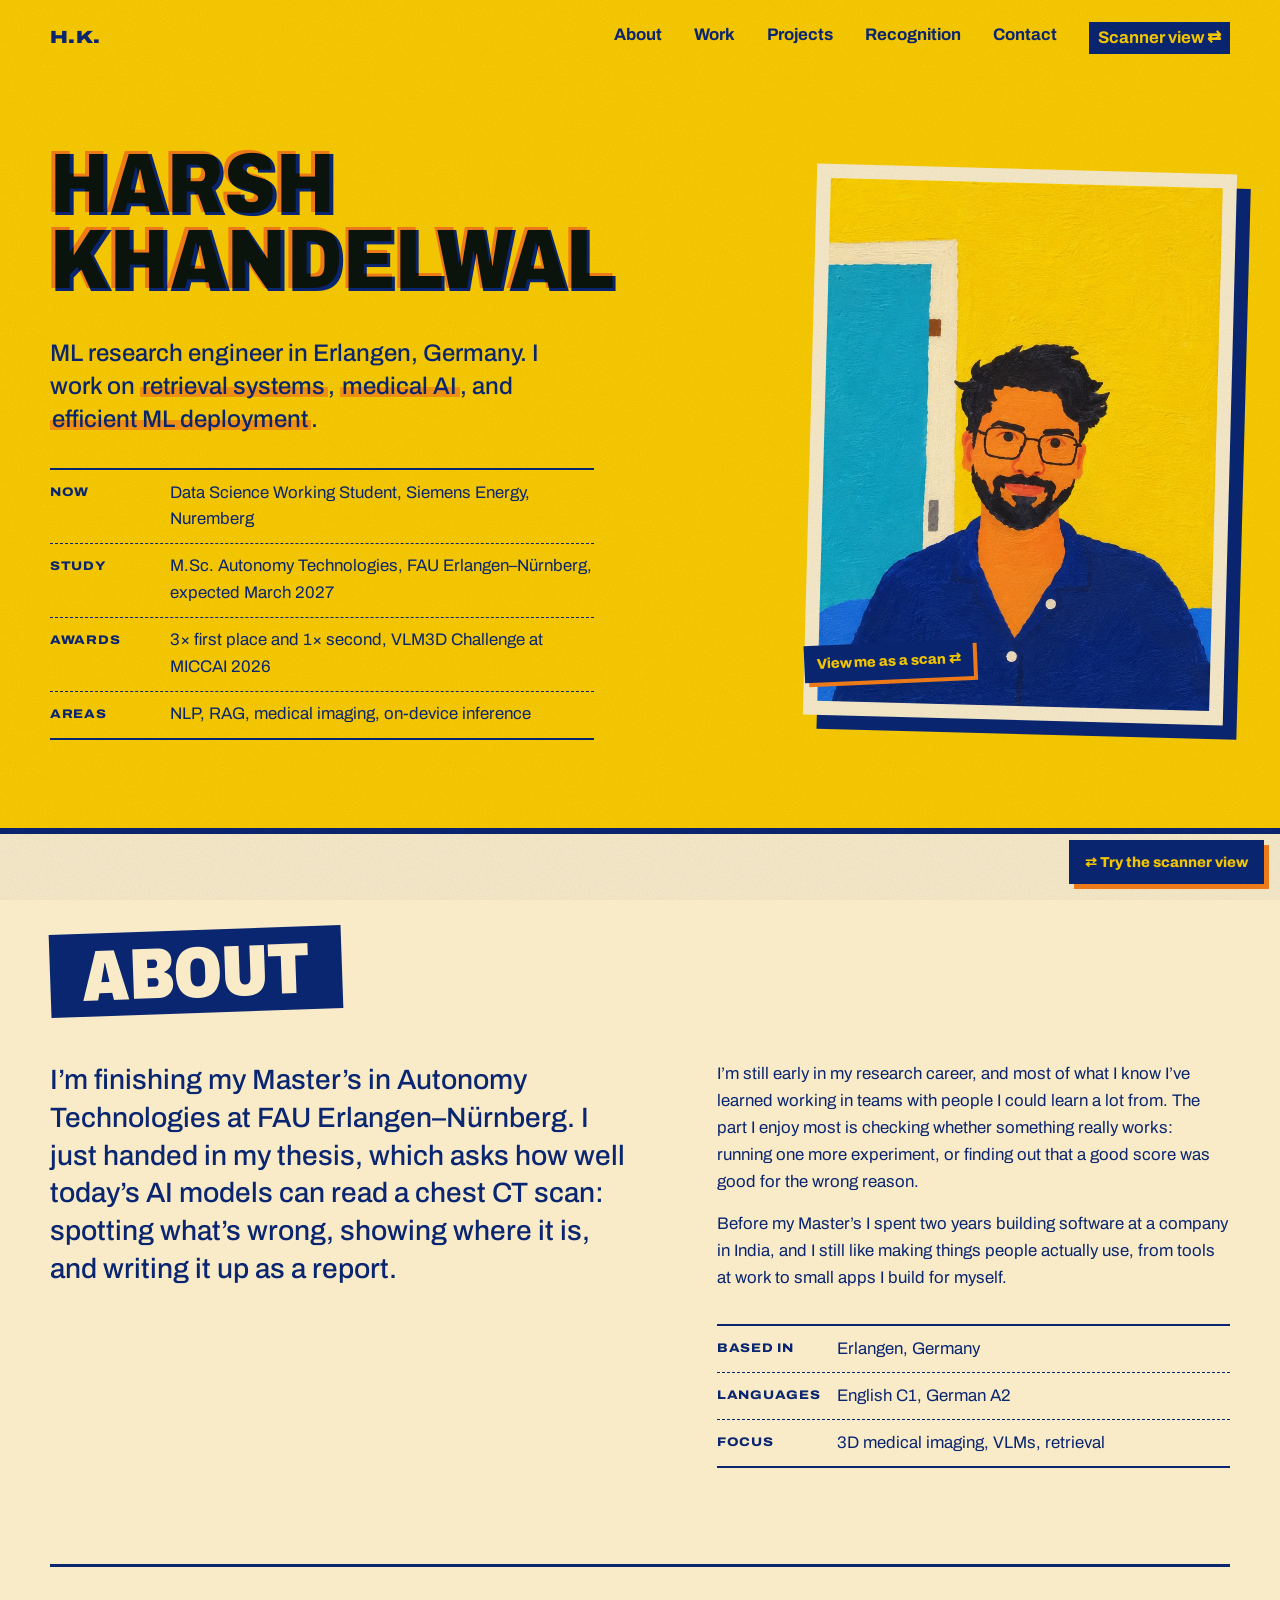
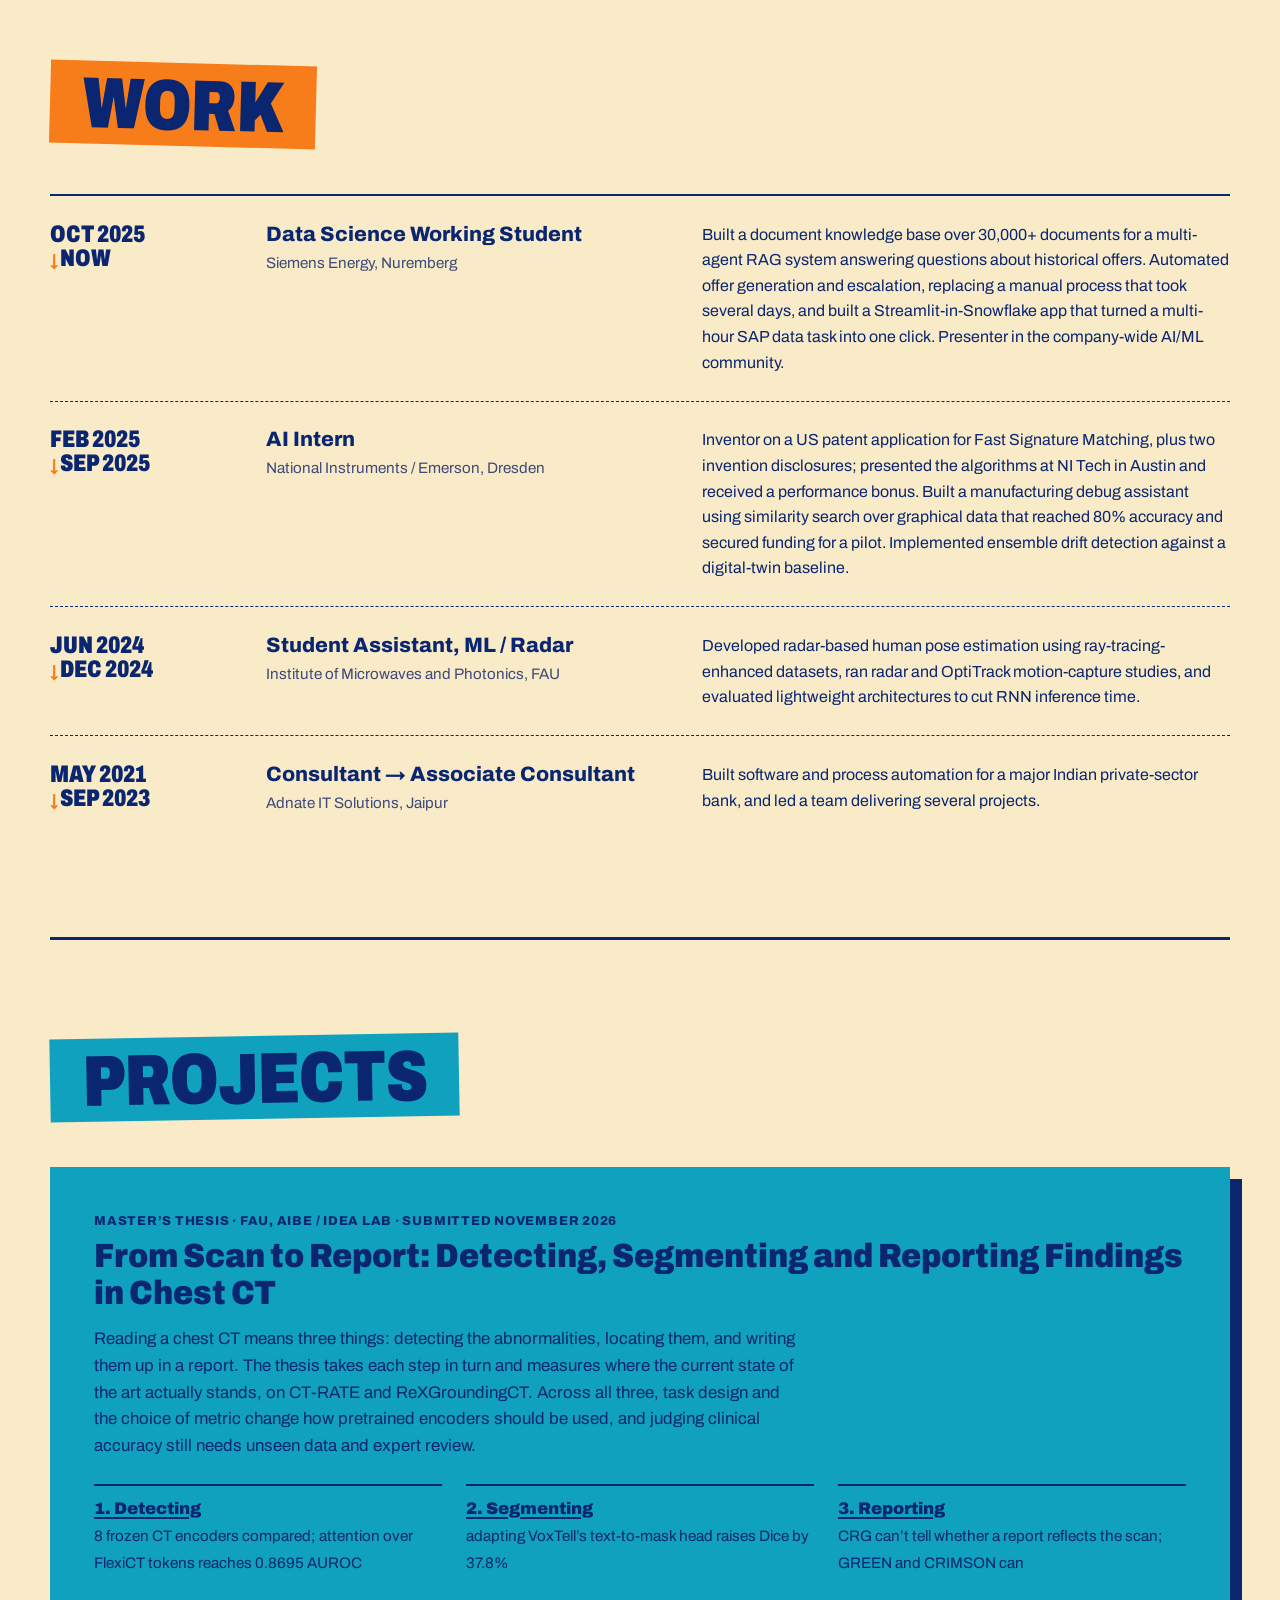
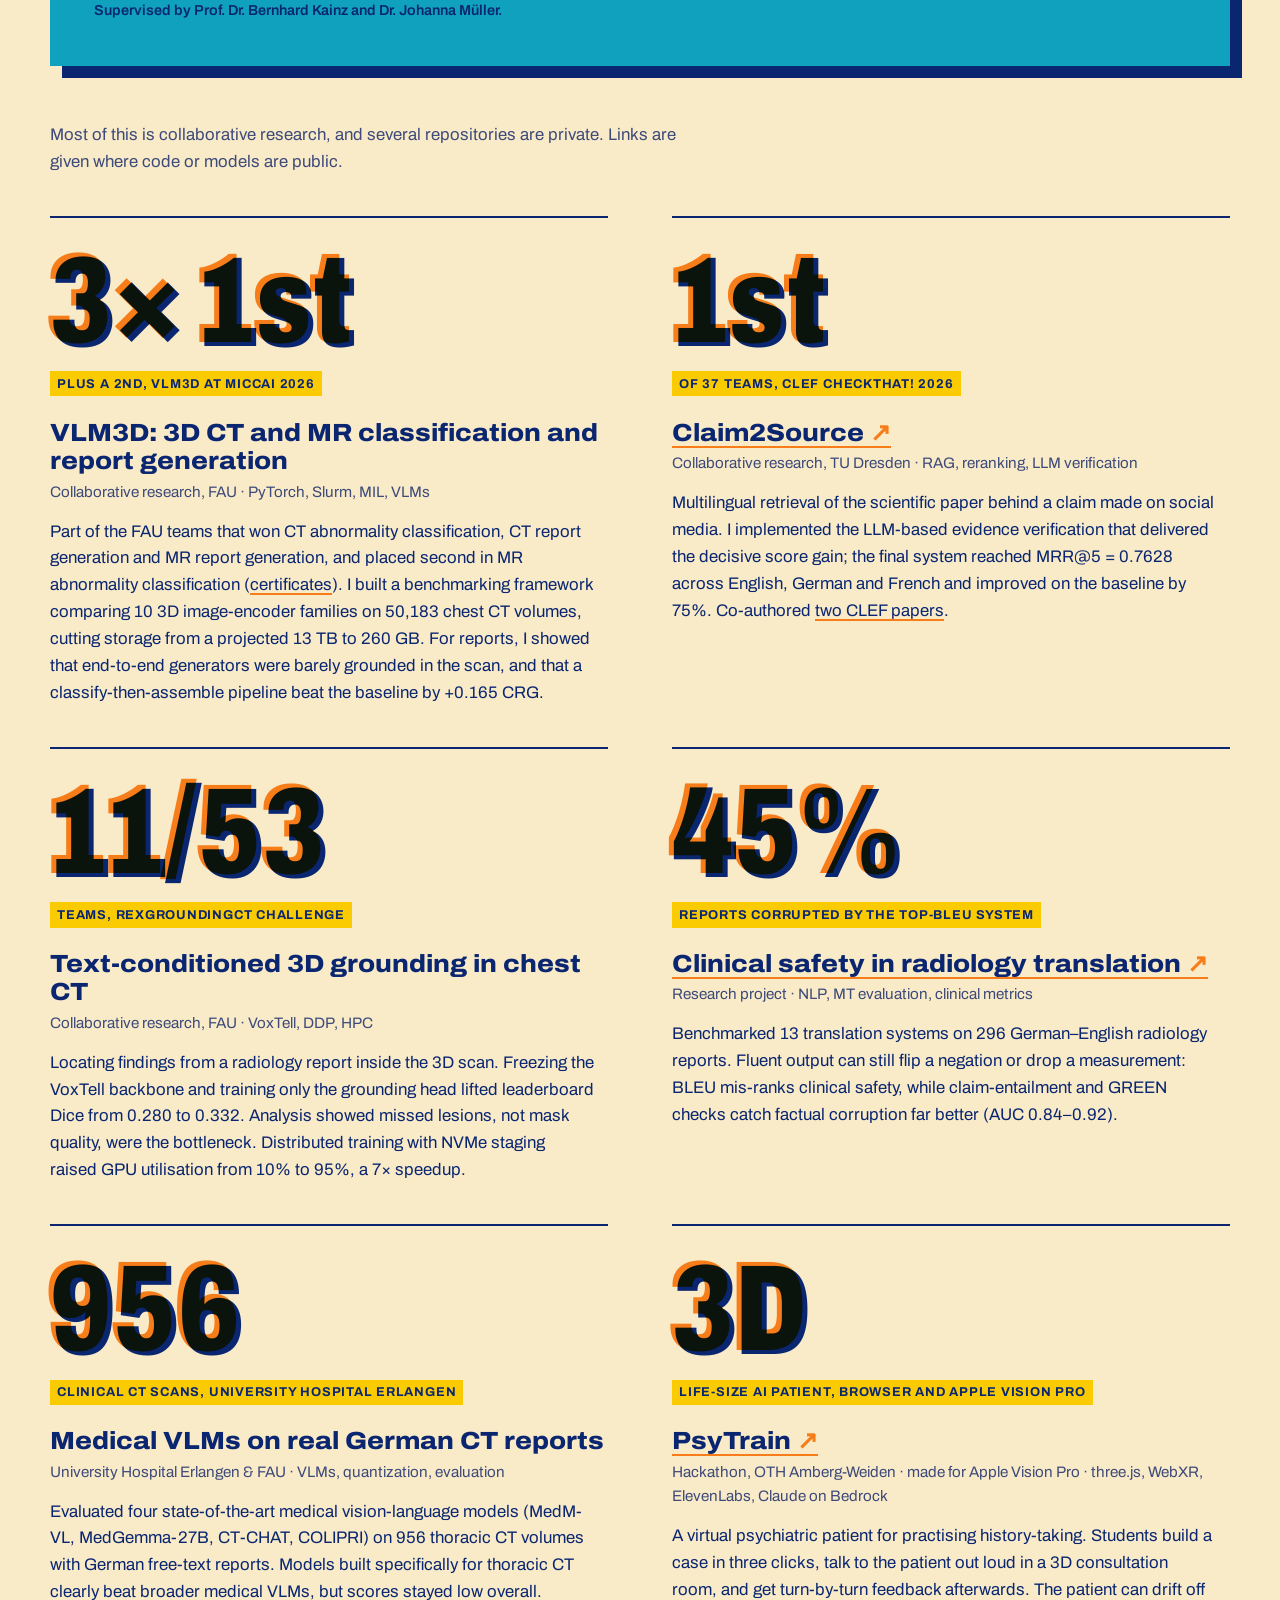
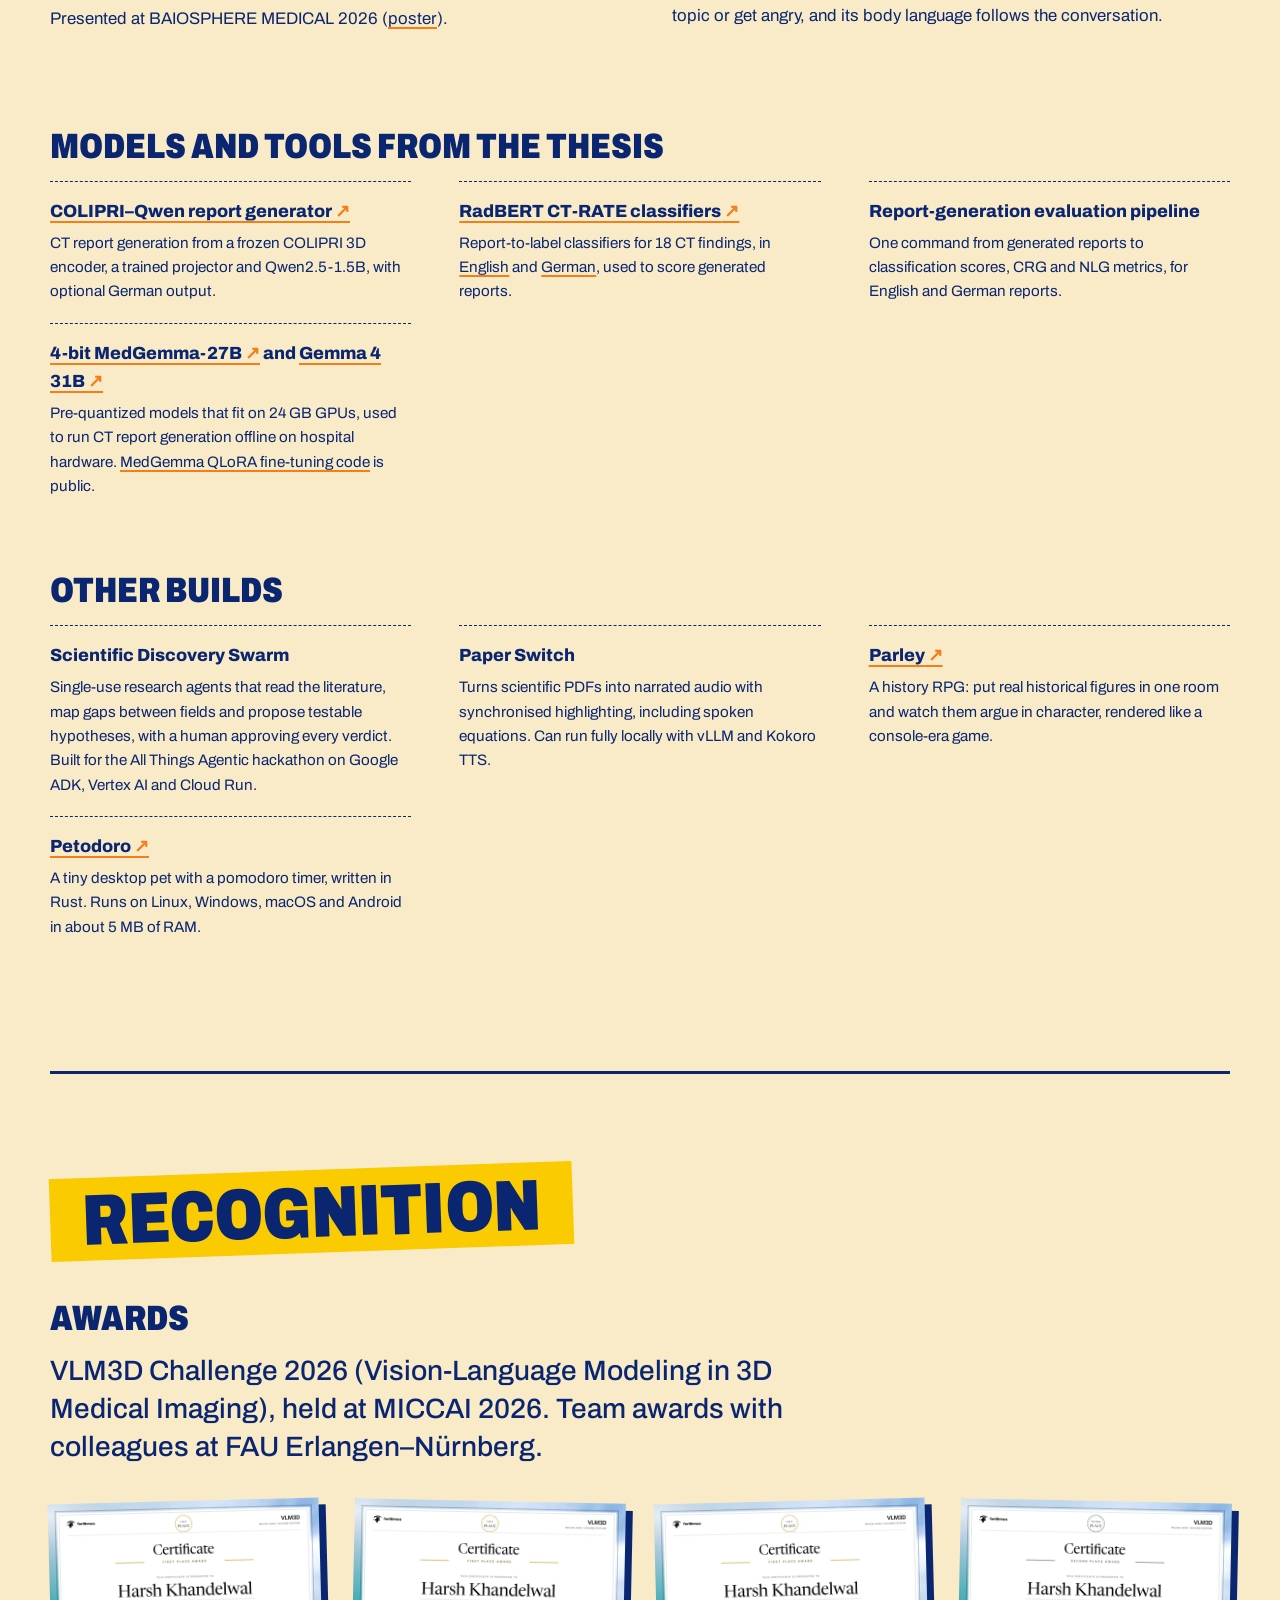
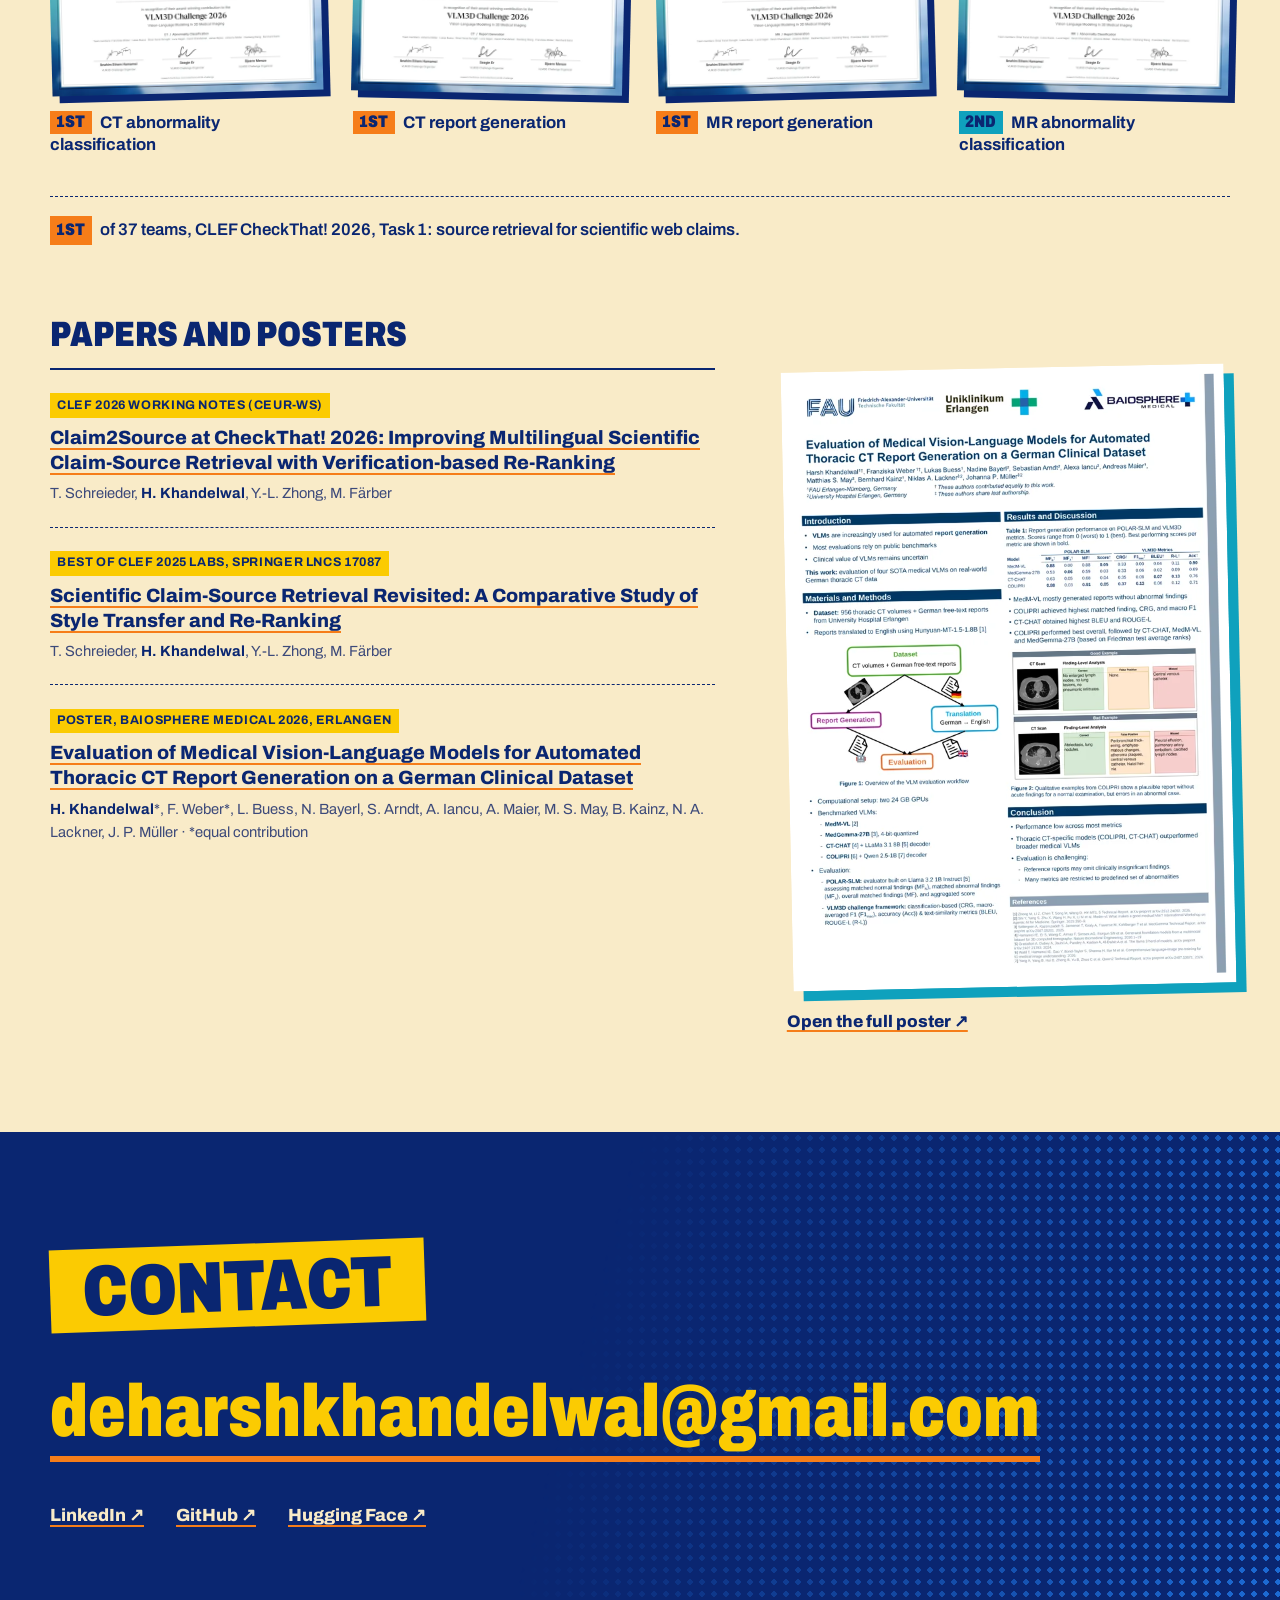
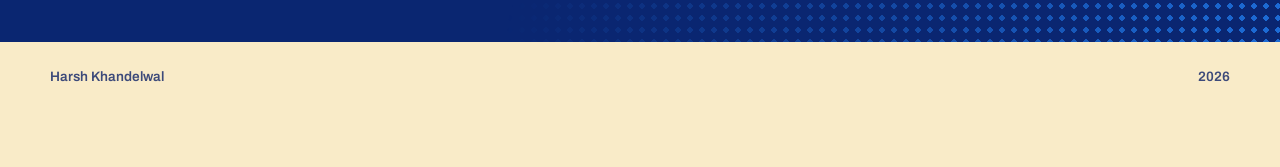
<file: index.html>
<!doctype html>
<html lang="en">
<head>
    <meta charset="UTF-8">
    <meta name="viewport" content="width=device-width, initial-scale=1.0">
    <meta name="description" content="Harsh Khandelwal: ML researcher in Erlangen working on 3D medical imaging, vision-language models and retrieval. 3× first place at VLM3D (MICCAI 2026).">
    <meta name="theme-color" content="#fbcb02">
    <title>Harsh Khandelwal — ML Research Engineer</title>
    <script>
        // An explicit ?view=poster (from the scanner's "Poster view" links) always wins and is remembered.
        // Otherwise, visitors who picked the scanner view last time go straight there.
        (function () {
            var wantsPoster = /(?:^|[?&])view=poster(?:&|$)/.test(location.search);
            try {
                if (wantsPoster) {
                    localStorage.setItem('hk-view', 'poster');
                    history.replaceState(null, '', location.pathname + location.hash); // tidy the URL
                } else if (localStorage.getItem('hk-view') === 'scanner') {
                    location.replace('scanner.html' + location.hash);
                }
            } catch (e) {}
        })();
    </script>
    <link rel="preconnect" href="https://fonts.googleapis.com">
    <link rel="preconnect" href="https://fonts.gstatic.com" crossorigin>
    <link href="https://fonts.googleapis.com/css2?family=Archivo:ital,wdth,wght@0,62..125,100..900;1,62..125,400&amp;display=swap" rel="stylesheet">
    <link rel="stylesheet" href="style.css">
</head>
<body>
    <a class="skip-link" href="#page-title">Skip to content</a>

    <div class="wall">
        <header class="site-header shell">
            <a class="brand" href="#">H.K.</a>
            <nav class="nav" aria-label="Primary navigation">
                <a href="#about">About</a>
                <a href="#experience">Work</a>
                <a href="#projects">Projects</a>
                <a href="#recognition">Recognition</a>
                <a href="#contact">Contact</a>
                <a class="nav-scan" href="scanner.html" data-view="scanner">Scanner view ⇄</a>
            </nav>
        </header>

        <section class="hero shell" aria-labelledby="page-title">
            <div class="hero-text">
                <h1 id="page-title" class="misprint" data-text="Harsh Khandelwal">Harsh Khandelwal</h1>
                <p class="hero-intro">ML research engineer in Erlangen, Germany. I work on <mark>retrieval systems</mark>, <mark>medical AI</mark>, and <mark>efficient ML deployment</mark>.</p>
                <dl class="facts">
                    <div><dt>Now</dt><dd>Data Science Working Student, Siemens Energy, Nuremberg</dd></div>
                    <div><dt>Study</dt><dd>M.Sc. Autonomy Technologies, FAU Erlangen–Nürnberg, expected March 2027</dd></div>
                    <div><dt>Awards</dt><dd>3× first place and 1× second, VLM3D Challenge at MICCAI 2026</dd></div>
                    <div><dt>Areas</dt><dd>NLP, RAG, medical imaging, on-device inference</dd></div>
                </dl>
            </div>
            <figure class="portrait">
                <a class="portrait-link" href="scanner.html" data-view="scanner" aria-label="View this site as a scan">
                <picture>
                    <source srcset="images/portrait.webp" type="image/webp">
                    <img src="images/portrait.jpg" width="720" height="960" alt="Painted portrait of Harsh: dark hair, glasses and beard, navy shirt, in front of a yellow wall and a teal door.">
                </picture>
                <span class="scan-tag" aria-hidden="true">View me as a scan ⇄</span>
                </a>
            </figure>
        </section>
    </div>

    <main id="main-content">
        <section id="about" class="section shell">
            <h2 class="tape">About</h2>
            <div class="about">
                <p class="lead">I’m finishing my Master’s in Autonomy Technologies at FAU Erlangen–Nürnberg. I just handed in my thesis, which asks how well today’s AI models can read a chest CT scan: spotting what’s wrong, showing where it is, and writing it up as a report.</p>
                <div>
                    <p>I’m still early in my research career, and most of what I know I’ve learned working in teams with people I could learn a lot from. The part I enjoy most is checking whether something really works: running one more experiment, or finding out that a good score was good for the wrong reason.</p>
                    <p>Before my Master’s I spent two years building software at a company in India, and I still like making things people actually use, from tools at work to small apps I build for myself.</p>
                    <dl class="facts">
                        <div><dt>Based in</dt><dd>Erlangen, Germany</dd></div>
                        <div><dt>Languages</dt><dd>English C1, German A2</dd></div>
                        <div><dt>Focus</dt><dd>3D medical imaging, VLMs, retrieval</dd></div>
                    </dl>
                </div>
            </div>
        </section>

        <section id="experience" class="section shell">
            <h2 class="tape tape--orange">Work</h2>
            <ol class="jobs">
                <li class="job">
                    <p class="job-date"><span>Oct 2025</span><span>now</span></p>
                    <div>
                        <h3>Data Science Working Student</h3>
                        <p class="job-meta">Siemens Energy, Nuremberg</p>
                    </div>
                    <p class="job-copy">Built a document knowledge base over 30,000+ documents for a multi-agent RAG system answering questions about historical offers. Automated offer generation and escalation, replacing a manual process that took several days, and built a Streamlit-in-Snowflake app that turned a multi-hour SAP data task into one click. Presenter in the company-wide AI/ML community.</p>
                </li>
                <li class="job">
                    <p class="job-date"><span>Feb 2025</span><span>Sep 2025</span></p>
                    <div>
                        <h3>AI Intern</h3>
                        <p class="job-meta">National Instruments / Emerson, Dresden</p>
                    </div>
                    <p class="job-copy">Inventor on a US patent application for Fast Signature Matching, plus two invention disclosures; presented the algorithms at NI Tech in Austin and received a performance bonus. Built a manufacturing debug assistant using similarity search over graphical data that reached 80% accuracy and secured funding for a pilot. Implemented ensemble drift detection against a digital-twin baseline.</p>
                </li>
                <li class="job">
                    <p class="job-date"><span>Jun 2024</span><span>Dec 2024</span></p>
                    <div>
                        <h3>Student Assistant, ML / Radar</h3>
                        <p class="job-meta">Institute of Microwaves and Photonics, FAU</p>
                    </div>
                    <p class="job-copy">Developed radar-based human pose estimation using ray-tracing-enhanced datasets, ran radar and OptiTrack motion-capture studies, and evaluated lightweight architectures to cut RNN inference time.</p>
                </li>
                <li class="job">
                    <p class="job-date"><span>May 2021</span><span>Sep 2023</span></p>
                    <div>
                        <h3>Consultant → Associate Consultant</h3>
                        <p class="job-meta">Adnate IT Solutions, Jaipur</p>
                    </div>
                    <p class="job-copy">Built software and process automation for a major Indian private-sector bank, and led a team delivering several projects.</p>
                </li>
            </ol>
        </section>

        <section id="projects" class="section shell">
            <h2 class="tape">Projects</h2>

            <article class="thesis">
                <div class="thesis-body">
                    <p class="thesis-kicker">Master’s thesis · FAU, AIBE / IDEA Lab · submitted November 2026</p>
                    <h3>From Scan to Report: Detecting, Segmenting and Reporting Findings in Chest CT</h3>
                    <p>Reading a chest CT means three things: detecting the abnormalities, locating them, and writing them up in a report. The thesis takes each step in turn and measures where the current state of the art actually stands, on CT-RATE and ReXGroundingCT. Across all three, task design and the choice of metric change how pretrained encoders should be used, and judging clinical accuracy still needs unseen data and expert review.</p>
                    <ol class="thesis-studies">
                        <li><a href="#p-vlm3d">Detecting</a><span>8 frozen CT encoders compared; attention over FlexiCT tokens reaches 0.8695 AUROC</span></li>
                        <li><a href="#p-grounding">Segmenting</a><span>adapting VoxTell’s text-to-mask head raises Dice by 37.8%</span></li>
                        <li><a href="#p-vlm3d">Reporting</a><span>CRG can’t tell whether a report reflects the scan; GREEN and CRIMSON can</span></li>
                    </ol>
                    <p class="thesis-meta">Supervised by Prof. Dr. Bernhard Kainz and Dr. Johanna Müller.</p>
                </div>
            </article>

            <p class="note">Most of this is collaborative research, and several repositories are private. Links are given where code or models are public.</p>
            <div class="projects">
                <article class="project" id="p-vlm3d">
                    <p class="stat misprint" data-text="3× 1st">3× 1st</p>
                    <p class="stat-label">plus a 2nd, VLM3D at MICCAI 2026</p>
                    <h3>VLM3D: 3D CT and MR classification and report generation</h3>
                    <p class="project-meta">Collaborative research, FAU · PyTorch, Slurm, MIL, VLMs</p>
                    <p>Part of the FAU teams that won CT abnormality classification, CT report generation and MR report generation, and placed second in MR abnormality classification (<a href="#awards">certificates</a>). I built a benchmarking framework comparing 10 3D image-encoder families on 50,183 chest CT volumes, cutting storage from a projected 13 TB to 260 GB. For reports, I showed that end-to-end generators were barely grounded in the scan, and that a classify-then-assemble pipeline beat the baseline by +0.165 CRG.</p>
                </article>
                <article class="project">
                    <p class="stat misprint" data-text="1st">1st</p>
                    <p class="stat-label">of 37 teams, CLEF CheckThat! 2026</p>
                    <h3><a href="https://github.com/faerber-lab/CheckThat2026" target="_blank" rel="noopener">Claim2Source</a></h3>
                    <p class="project-meta">Collaborative research, TU Dresden · RAG, reranking, LLM verification</p>
                    <p>Multilingual retrieval of the scientific paper behind a claim made on social media. I implemented the LLM-based evidence verification that delivered the decisive score gain; the final system reached MRR@5 = 0.7628 across English, German and French and improved on the baseline by 75%. Co-authored <a href="#papers">two CLEF papers</a>.</p>
                </article>
                <article class="project" id="p-grounding">
                    <p class="stat misprint" data-text="11/53">11/53</p>
                    <p class="stat-label">teams, ReXGroundingCT challenge</p>
                    <h3>Text-conditioned 3D grounding in chest CT</h3>
                    <p class="project-meta">Collaborative research, FAU · VoxTell, DDP, HPC</p>
                    <p>Locating findings from a radiology report inside the 3D scan. Freezing the VoxTell backbone and training only the grounding head lifted leaderboard Dice from 0.280 to 0.332. Analysis showed missed lesions, not mask quality, were the bottleneck. Distributed training with NVMe staging raised GPU utilisation from 10% to 95%, a 7× speedup.</p>
                </article>
                <article class="project" id="p-translation">
                    <p class="stat misprint" data-text="45%">45%</p>
                    <p class="stat-label">reports corrupted by the top-BLEU system</p>
                    <h3><a href="https://github.com/Switchharsh/german_medical_translator" target="_blank" rel="noopener">Clinical safety in radiology translation</a></h3>
                    <p class="project-meta">Research project · NLP, MT evaluation, clinical metrics</p>
                    <p>Benchmarked 13 translation systems on 296 German–English radiology reports. Fluent output can still flip a negation or drop a measurement: BLEU mis-ranks clinical safety, while claim-entailment and GREEN checks catch factual corruption far better (AUC 0.84–0.92).</p>
                </article>
                <article class="project">
                    <p class="stat misprint" data-text="956">956</p>
                    <p class="stat-label">clinical CT scans, University Hospital Erlangen</p>
                    <h3>Medical VLMs on real German CT reports</h3>
                    <p class="project-meta">University Hospital Erlangen &amp; FAU · VLMs, quantization, evaluation</p>
                    <p>Evaluated four state-of-the-art medical vision-language models (MedM-VL, MedGemma-27B, CT-CHAT, COLIPRI) on 956 thoracic CT volumes with German free-text reports. Models built specifically for thoracic CT clearly beat broader medical VLMs, but scores stayed low overall. Presented at BAIOSPHERE MEDICAL 2026 (<a href="#papers">poster</a>).</p>
                </article>
                <article class="project">
                    <p class="stat misprint" data-text="3D">3D</p>
                    <p class="stat-label">life-size AI patient, browser and Apple Vision Pro</p>
                    <h3><a href="https://github.com/DEBANJANAB991/PsyTrain" target="_blank" rel="noopener">PsyTrain</a></h3>
                    <p class="project-meta">Hackathon, OTH Amberg-Weiden · made for Apple Vision Pro · three.js, WebXR, ElevenLabs, Claude on Bedrock</p>
                    <p>A virtual psychiatric patient for practising history-taking. Students build a case in three clicks, talk to the patient out loud in a 3D consultation room, and get turn-by-turn feedback afterwards. The patient can drift off topic or get angry, and its body language follows the conversation.</p>
                </article>
            </div>

            <h3 class="more-title">Models and tools from the thesis</h3>
            <ul class="more">
                <li>
                    <h4><a href="https://huggingface.co/suitch/colipri-qwen-report-generator" target="_blank" rel="noopener">COLIPRI–Qwen report generator</a></h4>
                    <p>CT report generation from a frozen COLIPRI 3D encoder, a trained projector and Qwen2.5-1.5B, with optional German output.</p>
                </li>
                <li>
                    <h4><a href="https://huggingface.co/suitch/radbert-english-ctrate-classifier" target="_blank" rel="noopener">RadBERT CT-RATE classifiers</a></h4>
                    <p>Report-to-label classifiers for 18 CT findings, in <a href="https://huggingface.co/suitch/radbert-english-ctrate-classifier" target="_blank" rel="noopener">English</a> and <a href="https://huggingface.co/suitch/radbert-german-ctrate-classifier" target="_blank" rel="noopener">German</a>, used to score generated reports.</p>
                </li>
                <li>
                    <h4>Report-generation evaluation pipeline</h4>
                    <p>One command from generated reports to classification scores, CRG and NLG metrics, for English and German reports.</p>
                </li>
                <li>
                    <h4><a href="https://huggingface.co/suitch/medgemma-27b-it-4bit" target="_blank" rel="noopener">4-bit MedGemma-27B</a> and <a href="https://huggingface.co/suitch/gemma-4-31B-it-4bit" target="_blank" rel="noopener">Gemma 4 31B</a></h4>
                    <p>Pre-quantized models that fit on 24 GB GPUs, used to run CT report generation offline on hospital hardware. <a href="https://github.com/Switchharsh/medgemma_finetune" target="_blank" rel="noopener">MedGemma QLoRA fine-tuning code</a> is public.</p>
                </li>
            </ul>

            <h3 class="more-title">Other builds</h3>
            <ul class="more">
                <li>
                    <h4>Scientific Discovery Swarm</h4>
                    <p>Single-use research agents that read the literature, map gaps between fields and propose testable hypotheses, with a human approving every verdict. Built for the All Things Agentic hackathon on Google ADK, Vertex AI and Cloud Run.</p>
                </li>
                <li>
                    <h4>Paper Switch</h4>
                    <p>Turns scientific PDFs into narrated audio with synchronised highlighting, including spoken equations. Can run fully locally with vLLM and Kokoro TTS.</p>
                </li>
                <li>
                    <h4><a href="https://github.com/Switchharsh/history_immerse" target="_blank" rel="noopener">Parley</a></h4>
                    <p>A history RPG: put real historical figures in one room and watch them argue in character, rendered like a console-era game.</p>
                </li>
                <li>
                    <h4><a href="https://github.com/Switchharsh/petodoro" target="_blank" rel="noopener">Petodoro</a></h4>
                    <p>A tiny desktop pet with a pomodoro timer, written in Rust. Runs on Linux, Windows, macOS and Android in about 5 MB of RAM.</p>
                </li>
            </ul>
        </section>

        <section id="recognition" class="section shell">
            <h2 class="tape tape--paper">Recognition</h2>
            <div id="awards" class="sub">
                <h3 class="more-title">Awards</h3>
                <p class="lead awards-intro">VLM3D Challenge 2026 (Vision-Language Modeling in 3D Medical Imaging), held at MICCAI 2026. Team awards with colleagues at FAU Erlangen–Nürnberg.</p>
            <ul class="certs">
                    <li>
                        <a href="images/awards/vlm3d-2026-ct-classification.webp" target="_blank" rel="noopener">
                            <img src="images/awards/vlm3d-2026-ct-classification-thumb.webp" width="560" height="396" loading="lazy" alt="VLM3D Challenge 2026 certificate: 1st place, CT abnormality classification, presented to Harsh Khandelwal.">
                        </a>
                        <p><strong class="place">1st</strong> CT abnormality classification</p>
                    </li>
                    <li>
                        <a href="images/awards/vlm3d-2026-ct-report-generation.webp" target="_blank" rel="noopener">
                            <img src="images/awards/vlm3d-2026-ct-report-generation-thumb.webp" width="560" height="396" loading="lazy" alt="VLM3D Challenge 2026 certificate: 1st place, CT report generation, presented to Harsh Khandelwal.">
                        </a>
                        <p><strong class="place">1st</strong> CT report generation</p>
                    </li>
                    <li>
                        <a href="images/awards/vlm3d-2026-mr-report-generation.webp" target="_blank" rel="noopener">
                            <img src="images/awards/vlm3d-2026-mr-report-generation-thumb.webp" width="560" height="396" loading="lazy" alt="VLM3D Challenge 2026 certificate: 1st place, MR report generation, presented to Harsh Khandelwal.">
                        </a>
                        <p><strong class="place">1st</strong> MR report generation</p>
                    </li>
                    <li>
                        <a href="images/awards/vlm3d-2026-mr-classification.webp" target="_blank" rel="noopener">
                            <img src="images/awards/vlm3d-2026-mr-classification-thumb.webp" width="560" height="396" loading="lazy" alt="VLM3D Challenge 2026 certificate: 2nd place, MR abnormality classification, presented to Harsh Khandelwal.">
                        </a>
                        <p><strong class="place place--second">2nd</strong> MR abnormality classification</p>
                    </li>
            </ul>
            <p class="awards-also"><strong class="place">1st</strong> of 37 teams, CLEF CheckThat! 2026, Task 1: source retrieval for scientific web claims.</p>
            </div>
            <div id="papers" class="sub">
                <h3 class="more-title">Papers and posters</h3>
                <div class="papers">
                <ol class="pubs">
                    <li>
                        <p class="pub-venue">CLEF 2026 Working Notes (CEUR-WS)</p>
                        <h3><a href="https://arxiv.org/abs/2607.04043" target="_blank" rel="noopener">Claim2Source at CheckThat! 2026: Improving Multilingual Scientific Claim-Source Retrieval with Verification-based Re-Ranking</a></h3>
                        <p class="pub-authors">T. Schreieder, <strong>H. Khandelwal</strong>, Y.-L. Zhong, M. Färber</p>
                    </li>
                    <li>
                        <p class="pub-venue">Best of CLEF 2025 Labs, Springer LNCS 17087</p>
                        <h3><a href="https://arxiv.org/abs/2607.15875" target="_blank" rel="noopener">Scientific Claim-Source Retrieval Revisited: A Comparative Study of Style Transfer and Re-Ranking</a></h3>
                        <p class="pub-authors">T. Schreieder, <strong>H. Khandelwal</strong>, Y.-L. Zhong, M. Färber</p>
                    </li>
                    <li>
                        <p class="pub-venue">Poster, BAIOSPHERE MEDICAL 2026, Erlangen</p>
                        <h3><a href="images/baiosphere-2026-poster.webp" target="_blank" rel="noopener">Evaluation of Medical Vision-Language Models for Automated Thoracic CT Report Generation on a German Clinical Dataset</a></h3>
                        <p class="pub-authors"><strong>H. Khandelwal</strong>*, F. Weber*, L. Buess, N. Bayerl, S. Arndt, A. Iancu, A. Maier, M. S. May, B. Kainz, N. A. Lackner, J. P. Müller · *equal contribution</p>
                    </li>
                </ol>
                <a class="poster" href="images/baiosphere-2026-poster.webp" target="_blank" rel="noopener">
                    <img src="images/baiosphere-2026-poster-thumb.webp" width="636" height="900" loading="lazy" alt="The BAIOSPHERE MEDICAL 2026 poster: workflow diagram, results table comparing four VLMs, and qualitative COLIPRI examples.">
                    <span>Open the full poster ↗</span>
                </a>
            </div>
            </div>
        </section>

        <section id="contact" class="contact">
            <div class="shell">
                <h2 class="tape tape--paper">Contact</h2>
                <a class="email" href="mailto:deharshkhandelwal@gmail.com">deharshkhandelwal@gmail.com</a>
                <p class="socials">
                    <a href="https://linkedin.com/in/harsh-khandelwal" target="_blank" rel="noopener">LinkedIn ↗</a>
                    <a href="https://github.com/Switchharsh" target="_blank" rel="noopener">GitHub ↗</a>
                    <a href="https://huggingface.co/suitch" target="_blank" rel="noopener">Hugging Face ↗</a>
                </p>
            </div>
        </section>
    </main>

    <footer class="site-footer shell"><span>Harsh Khandelwal</span><span>2026</span></footer>

    <a class="view-switch" href="scanner.html" data-view="scanner">⇄ Try the scanner view</a>
    <script>
        document.querySelectorAll('[data-view]').forEach(function (a) {
            a.addEventListener('click', function () { try { localStorage.setItem('hk-view', a.dataset.view); } catch (e) {} });
        });
    </script>
</body>
</html>
</file>
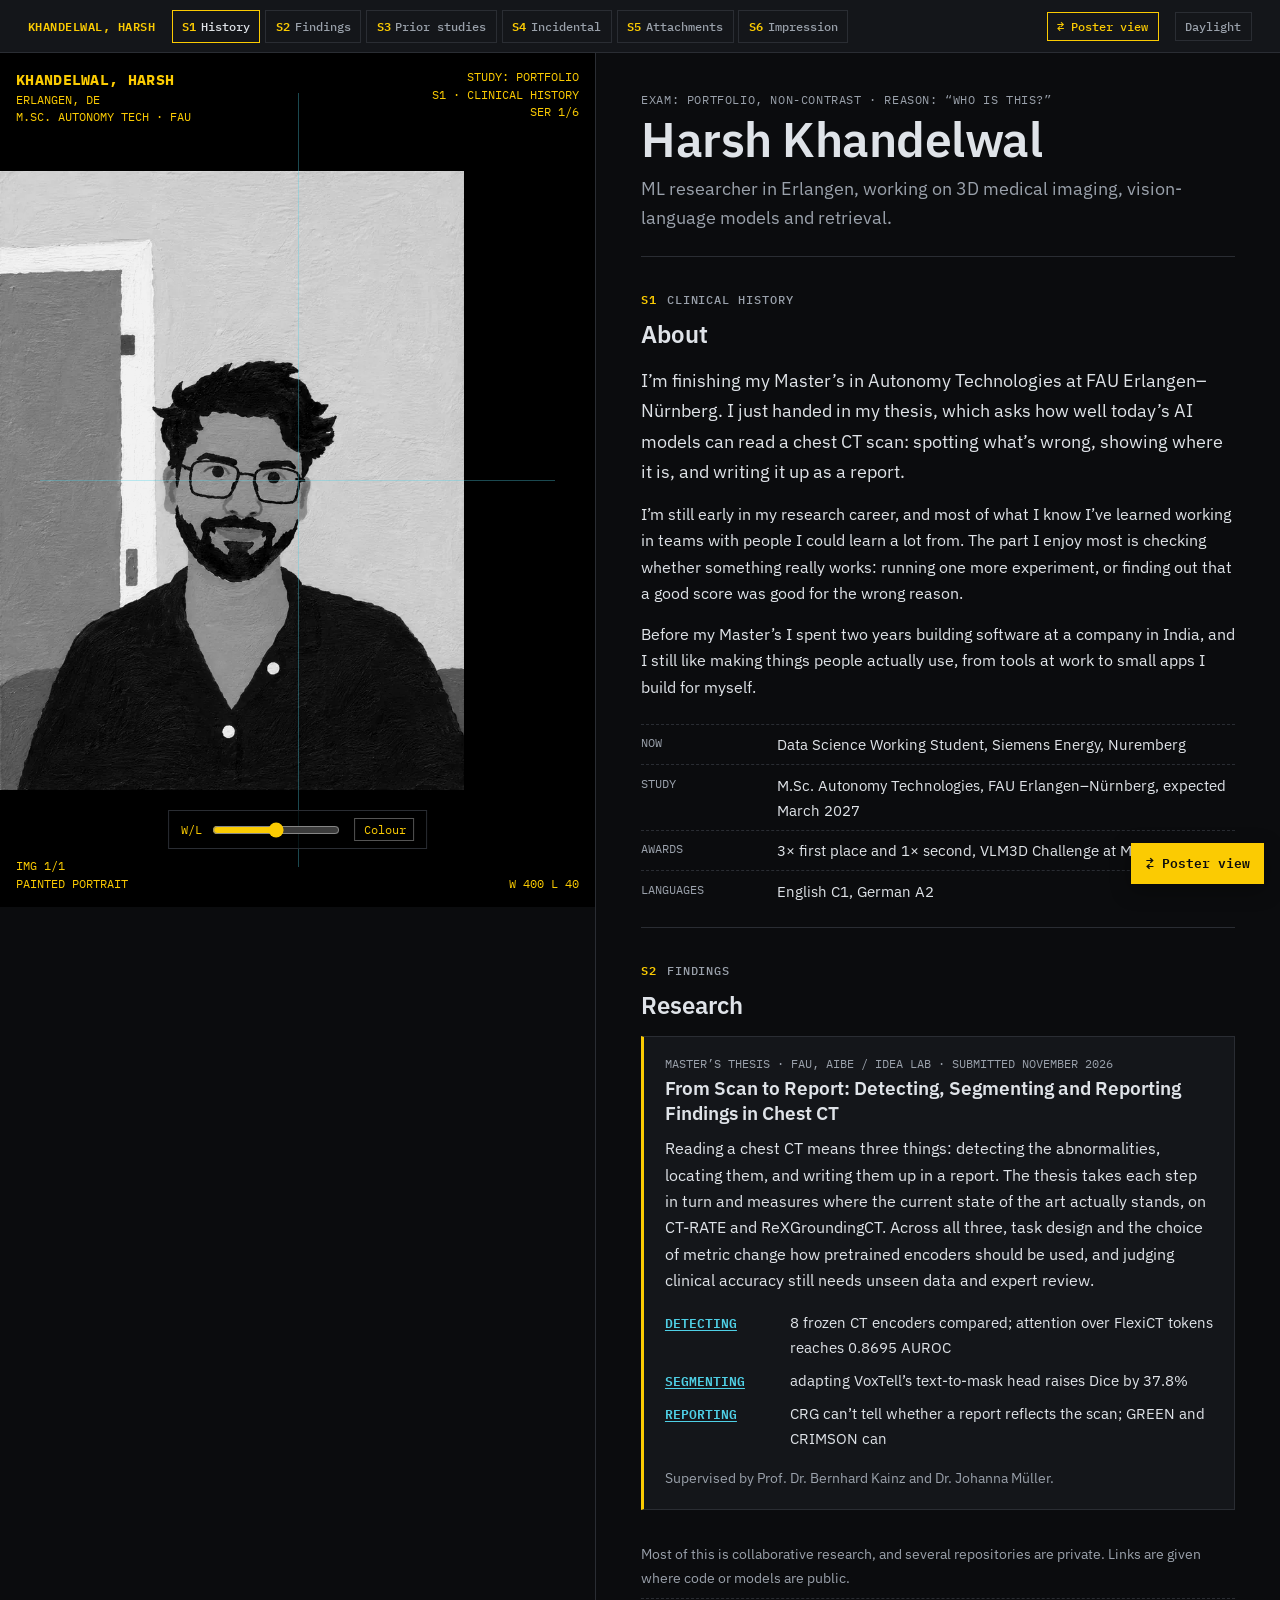
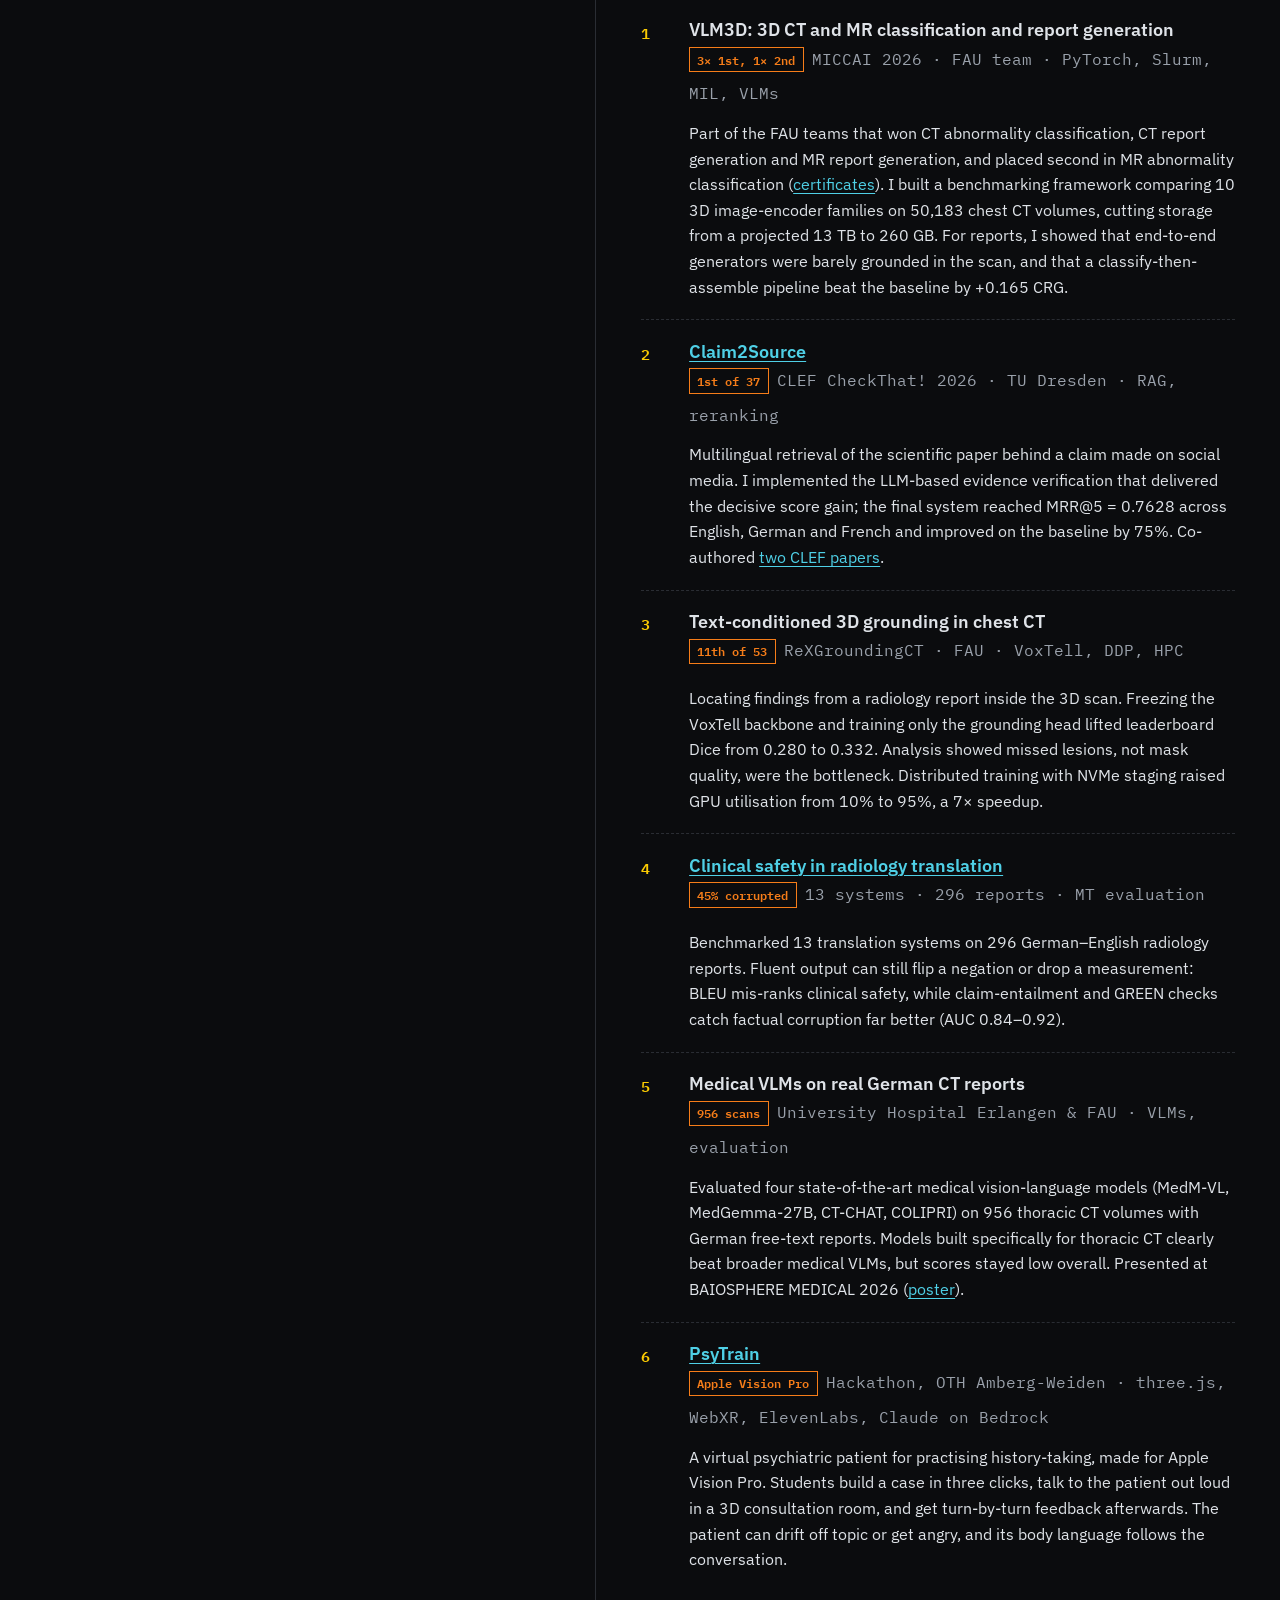
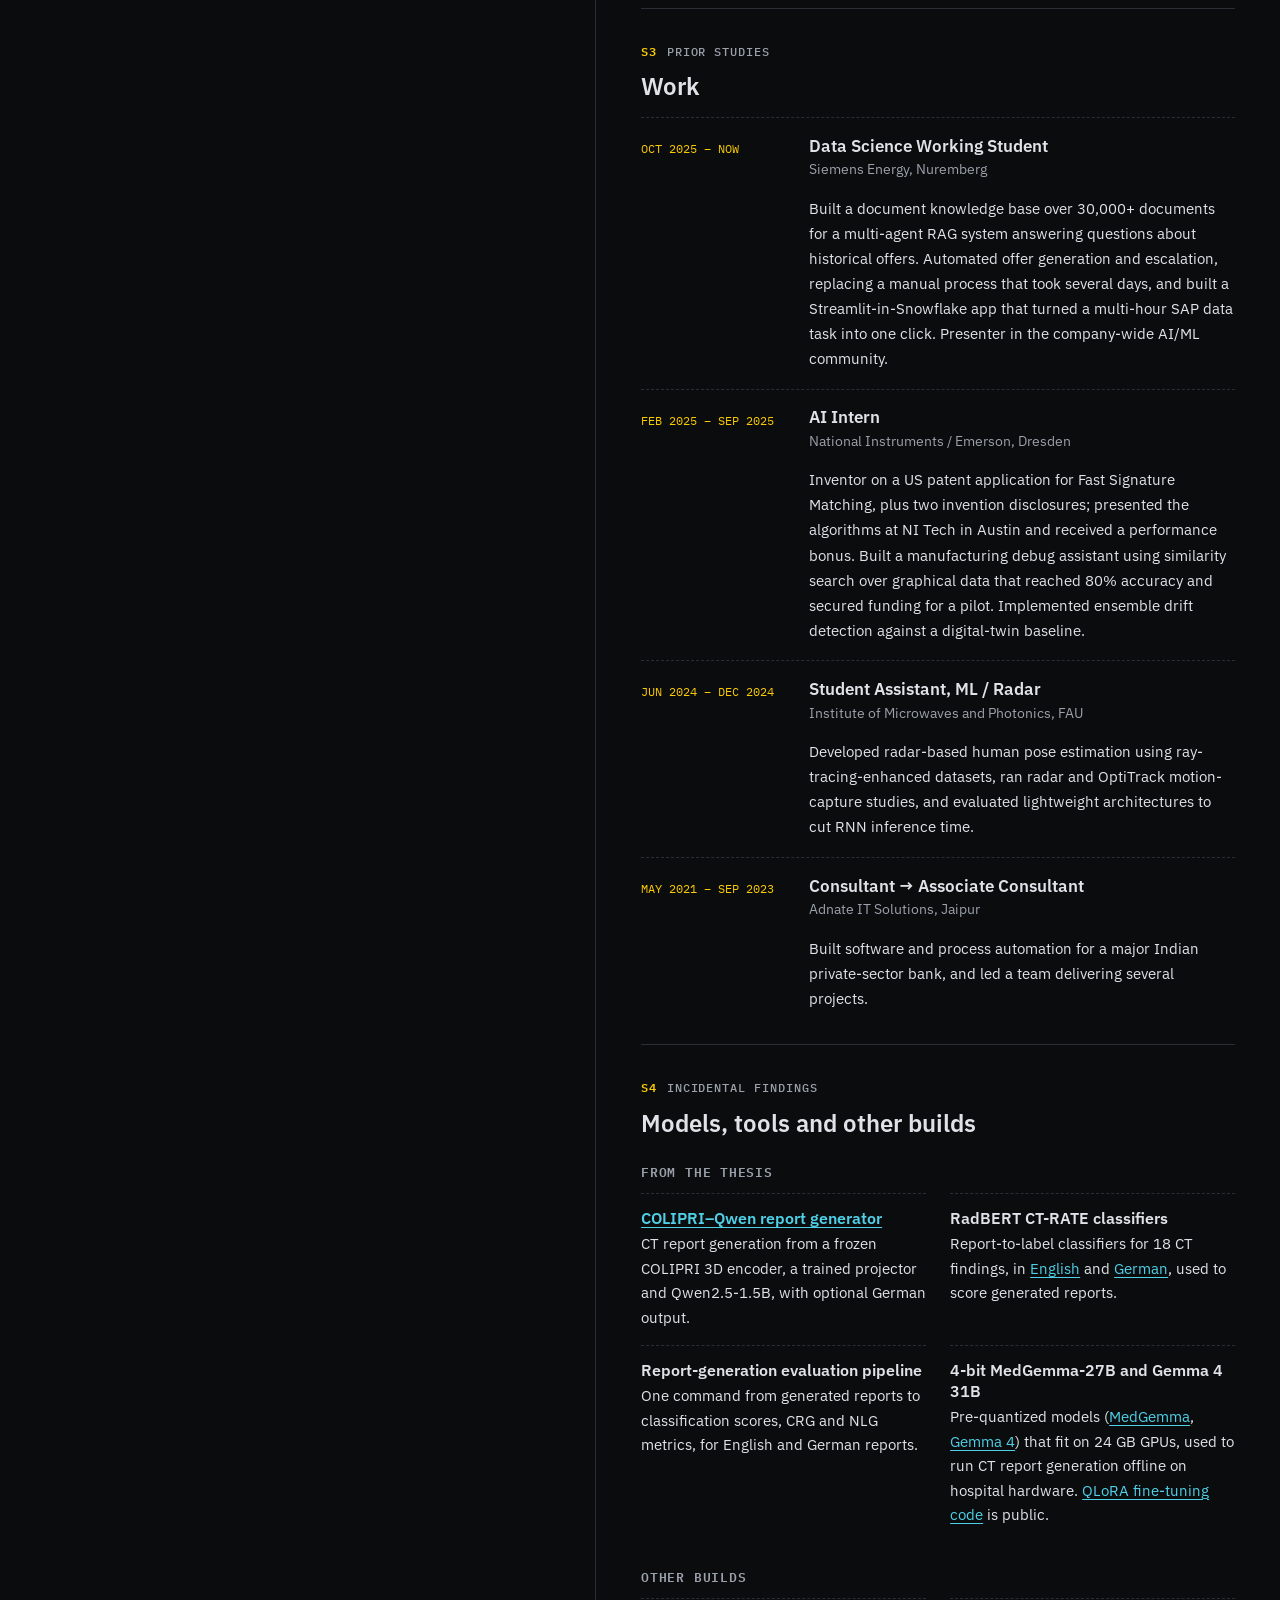
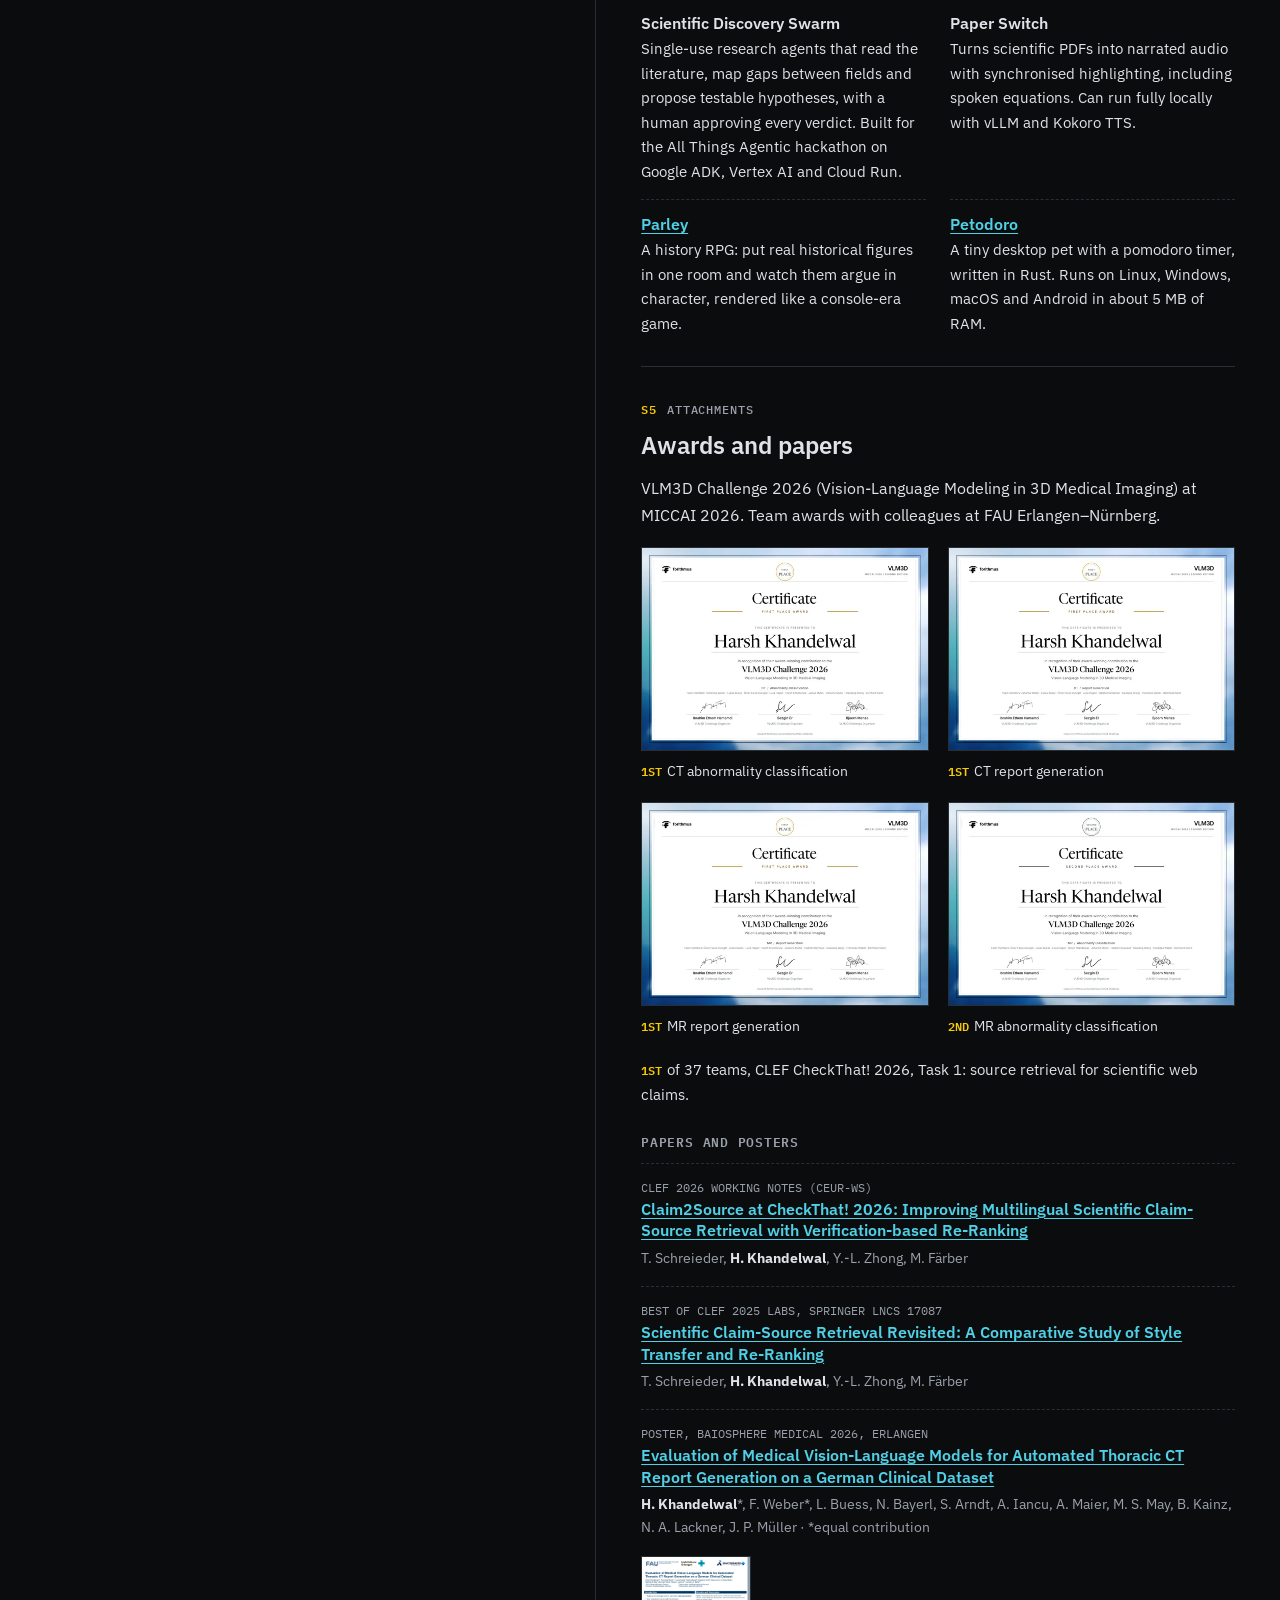
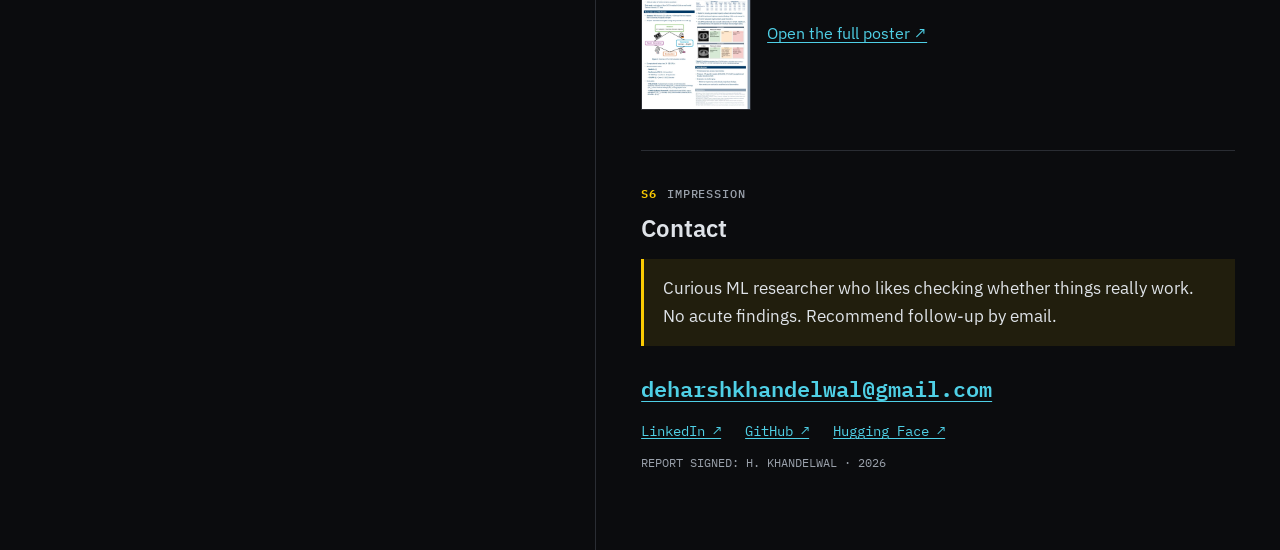
<file: scanner.html>
<!doctype html>
<html lang="en">
<head>
    <meta charset="UTF-8">
    <meta name="viewport" content="width=device-width, initial-scale=1.0, viewport-fit=cover">
    <meta name="description" content="Harsh Khandelwal: ML researcher in Erlangen working on 3D medical imaging, vision-language models and retrieval. Scanner view of the portfolio.">
    <meta name="theme-color" content="#0b0c0e">
    <title>Harsh Khandelwal — Scanner view</title>
    <script>
        // apply the saved light/dark choice before first paint
        try { if (localStorage.getItem('hk-scan-theme') === 'light') document.documentElement.dataset.theme = 'light'; } catch (e) {}
    </script>
    <link rel="preconnect" href="https://fonts.googleapis.com">
    <link rel="preconnect" href="https://fonts.gstatic.com" crossorigin>
    <link href="https://fonts.googleapis.com/css2?family=IBM+Plex+Mono:wght@400;500;600&amp;family=IBM+Plex+Sans:wght@400;600&amp;display=swap" rel="stylesheet">
    <link rel="stylesheet" href="scanner.css">
</head>
<body>
    <a class="skip-link" href="#report">Skip to content</a>

    <header class="bar">
        <span class="bar-id">KHANDELWAL, HARSH</span>
        <nav class="tabs" aria-label="Sections">
            <a href="#s1" data-series="1"><b>S1</b>History</a>
            <a href="#s2" data-series="2"><b>S2</b>Findings</a>
            <a href="#s3" data-series="3"><b>S3</b>Prior studies</a>
            <a href="#s4" data-series="4"><b>S4</b>Incidental</a>
            <a href="#s5" data-series="5"><b>S5</b>Attachments</a>
            <a href="#s6" data-series="6"><b>S6</b>Impression</a>
        </nav>
        <a class="tool tool--switch" href="index.html?view=poster" data-view="poster">⇄ Poster view</a>
        <button class="tool" id="theme" type="button" aria-label="Switch between dark reading room and light daylight mode">Daylight</button>
    </header>

    <div class="layout">
        <div class="viewer" id="viewer">
            <picture>
                <source srcset="images/portrait.webp" type="image/webp">
                <img src="images/portrait.jpg" width="720" height="960" alt="Painted portrait of Harsh, shown in greyscale like a scan: dark hair, glasses and beard, in front of a wall and a door.">
            </picture>
            <div class="cross" aria-hidden="true"></div>
            <div class="ov tl" aria-hidden="true"><b>Khandelwal, Harsh</b><br>Erlangen, DE<br>M.Sc. Autonomy Tech · FAU</div>
            <div class="ov tr" aria-hidden="true">Study: portfolio<br><span id="ov-series">S1 · Clinical history</span><br>Ser <span id="ov-n">1</span>/6</div>
            <div class="ov bl" aria-hidden="true">Img 1/1<br>Painted portrait</div>
            <div class="ov br" aria-hidden="true" id="wl-read">W 400 L 40</div>
            <div class="controls">
                <label>W/L <input id="wl" type="range" min="0" max="100" value="50" aria-label="Window and level: adjust contrast like a CT viewer"></label>
                <button type="button" id="colour" aria-pressed="false">Colour</button>
            </div>
        </div>

        <main class="report" id="report">
            <div class="report-head">
                <p class="exam">Exam: portfolio, non-contrast · Reason: “who is this?”</p>
                <h1>Harsh Khandelwal</h1>
                <p class="tagline">ML researcher in Erlangen, working on 3D medical imaging, vision-language models and retrieval.</p>
            </div>

            <section class="series" id="s1" data-series="1" data-name="Clinical history">
                <p class="label">S1 <span>Clinical history</span></p>
                <h2>About</h2>
                <p class="lead">I’m finishing my Master’s in Autonomy Technologies at FAU Erlangen–Nürnberg. I just handed in my thesis, which asks how well today’s AI models can read a chest CT scan: spotting what’s wrong, showing where it is, and writing it up as a report.</p>
                <p>I’m still early in my research career, and most of what I know I’ve learned working in teams with people I could learn a lot from. The part I enjoy most is checking whether something really works: running one more experiment, or finding out that a good score was good for the wrong reason.</p>
                <p>Before my Master’s I spent two years building software at a company in India, and I still like making things people actually use, from tools at work to small apps I build for myself.</p>
                <dl class="facts">
                    <div><dt>Now</dt><dd>Data Science Working Student, Siemens Energy, Nuremberg</dd></div>
                    <div><dt>Study</dt><dd>M.Sc. Autonomy Technologies, FAU Erlangen–Nürnberg, expected March 2027</dd></div>
                    <div><dt>Awards</dt><dd>3× first place and 1× second, VLM3D Challenge at MICCAI 2026</dd></div>
                    <div><dt>Languages</dt><dd>English C1, German A2</dd></div>
                </dl>
            </section>

            <section class="series" id="s2" data-series="2" data-name="Findings">
                <p class="label">S2 <span>Findings</span></p>
                <h2>Research</h2>

                <div class="study">
                    <p class="venue">Master’s thesis · FAU, AIBE / IDEA Lab · submitted November 2026</p>
                    <h3>From Scan to Report: Detecting, Segmenting and Reporting Findings in Chest CT</h3>
                    <p>Reading a chest CT means three things: detecting the abnormalities, locating them, and writing them up in a report. The thesis takes each step in turn and measures where the current state of the art actually stands, on CT-RATE and ReXGroundingCT. Across all three, task design and the choice of metric change how pretrained encoders should be used, and judging clinical accuracy still needs unseen data and expert review.</p>
                    <ol>
                        <li><a href="#f-vlm3d">Detecting</a><span>8 frozen CT encoders compared; attention over FlexiCT tokens reaches 0.8695 AUROC</span></li>
                        <li><a href="#f-grounding">Segmenting</a><span>adapting VoxTell’s text-to-mask head raises Dice by 37.8%</span></li>
                        <li><a href="#f-vlm3d">Reporting</a><span>CRG can’t tell whether a report reflects the scan; GREEN and CRIMSON can</span></li>
                    </ol>
                    <p class="sup">Supervised by Prof. Dr. Bernhard Kainz and Dr. Johanna Müller.</p>
                </div>

                <p class="note">Most of this is collaborative research, and several repositories are private. Links are given where code or models are public.</p>
                <ol class="findings">
                    <li class="finding" id="f-vlm3d">
                        <div>
                            <h3>VLM3D: 3D CT and MR classification and report generation</h3>
                            <span class="meas">3× 1st, 1× 2nd</span><p class="meta">MICCAI 2026 · FAU team · PyTorch, Slurm, MIL, VLMs</p>
                            <p>Part of the FAU teams that won CT abnormality classification, CT report generation and MR report generation, and placed second in MR abnormality classification (<a href="#s5">certificates</a>). I built a benchmarking framework comparing 10 3D image-encoder families on 50,183 chest CT volumes, cutting storage from a projected 13 TB to 260 GB. For reports, I showed that end-to-end generators were barely grounded in the scan, and that a classify-then-assemble pipeline beat the baseline by +0.165 CRG.</p>
                        </div>
                    </li>
                    <li class="finding">
                        <div>
                            <h3><a href="https://github.com/faerber-lab/CheckThat2026" target="_blank" rel="noopener">Claim2Source</a></h3>
                            <span class="meas">1st of 37</span><p class="meta">CLEF CheckThat! 2026 · TU Dresden · RAG, reranking</p>
                            <p>Multilingual retrieval of the scientific paper behind a claim made on social media. I implemented the LLM-based evidence verification that delivered the decisive score gain; the final system reached MRR@5 = 0.7628 across English, German and French and improved on the baseline by 75%. Co-authored <a href="#papers">two CLEF papers</a>.</p>
                        </div>
                    </li>
                    <li class="finding" id="f-grounding">
                        <div>
                            <h3>Text-conditioned 3D grounding in chest CT</h3>
                            <span class="meas">11th of 53</span><p class="meta">ReXGroundingCT · FAU · VoxTell, DDP, HPC</p>
                            <p>Locating findings from a radiology report inside the 3D scan. Freezing the VoxTell backbone and training only the grounding head lifted leaderboard Dice from 0.280 to 0.332. Analysis showed missed lesions, not mask quality, were the bottleneck. Distributed training with NVMe staging raised GPU utilisation from 10% to 95%, a 7× speedup.</p>
                        </div>
                    </li>
                    <li class="finding">
                        <div>
                            <h3><a href="https://github.com/Switchharsh/german_medical_translator" target="_blank" rel="noopener">Clinical safety in radiology translation</a></h3>
                            <span class="meas">45% corrupted</span><p class="meta">13 systems · 296 reports · MT evaluation</p>
                            <p>Benchmarked 13 translation systems on 296 German–English radiology reports. Fluent output can still flip a negation or drop a measurement: BLEU mis-ranks clinical safety, while claim-entailment and GREEN checks catch factual corruption far better (AUC 0.84–0.92).</p>
                        </div>
                    </li>
                    <li class="finding">
                        <div>
                            <h3>Medical VLMs on real German CT reports</h3>
                            <span class="meas">956 scans</span><p class="meta">University Hospital Erlangen &amp; FAU · VLMs, evaluation</p>
                            <p>Evaluated four state-of-the-art medical vision-language models (MedM-VL, MedGemma-27B, CT-CHAT, COLIPRI) on 956 thoracic CT volumes with German free-text reports. Models built specifically for thoracic CT clearly beat broader medical VLMs, but scores stayed low overall. Presented at BAIOSPHERE MEDICAL 2026 (<a href="#papers">poster</a>).</p>
                        </div>
                    </li>
                    <li class="finding">
                        <div>
                            <h3><a href="https://github.com/DEBANJANAB991/PsyTrain" target="_blank" rel="noopener">PsyTrain</a></h3>
                            <span class="meas">Apple Vision Pro</span><p class="meta">Hackathon, OTH Amberg-Weiden · three.js, WebXR, ElevenLabs, Claude on Bedrock</p>
                            <p>A virtual psychiatric patient for practising history-taking, made for Apple Vision Pro. Students build a case in three clicks, talk to the patient out loud in a 3D consultation room, and get turn-by-turn feedback afterwards. The patient can drift off topic or get angry, and its body language follows the conversation.</p>
                        </div>
                    </li>
                </ol>
            </section>

            <section class="series" id="s3" data-series="3" data-name="Prior studies">
                <p class="label">S3 <span>Prior studies</span></p>
                <h2>Work</h2>
                <ol class="priors">
                    <li>
                        <p class="date">Oct 2025 – now</p>
                        <div>
                            <h3>Data Science Working Student</h3>
                            <p class="where">Siemens Energy, Nuremberg</p>
                            <p>Built a document knowledge base over 30,000+ documents for a multi-agent RAG system answering questions about historical offers. Automated offer generation and escalation, replacing a manual process that took several days, and built a Streamlit-in-Snowflake app that turned a multi-hour SAP data task into one click. Presenter in the company-wide AI/ML community.</p>
                        </div>
                    </li>
                    <li>
                        <p class="date">Feb 2025 – Sep 2025</p>
                        <div>
                            <h3>AI Intern</h3>
                            <p class="where">National Instruments / Emerson, Dresden</p>
                            <p>Inventor on a US patent application for Fast Signature Matching, plus two invention disclosures; presented the algorithms at NI Tech in Austin and received a performance bonus. Built a manufacturing debug assistant using similarity search over graphical data that reached 80% accuracy and secured funding for a pilot. Implemented ensemble drift detection against a digital-twin baseline.</p>
                        </div>
                    </li>
                    <li>
                        <p class="date">Jun 2024 – Dec 2024</p>
                        <div>
                            <h3>Student Assistant, ML / Radar</h3>
                            <p class="where">Institute of Microwaves and Photonics, FAU</p>
                            <p>Developed radar-based human pose estimation using ray-tracing-enhanced datasets, ran radar and OptiTrack motion-capture studies, and evaluated lightweight architectures to cut RNN inference time.</p>
                        </div>
                    </li>
                    <li>
                        <p class="date">May 2021 – Sep 2023</p>
                        <div>
                            <h3>Consultant → Associate Consultant</h3>
                            <p class="where">Adnate IT Solutions, Jaipur</p>
                            <p>Built software and process automation for a major Indian private-sector bank, and led a team delivering several projects.</p>
                        </div>
                    </li>
                </ol>
            </section>

            <section class="series" id="s4" data-series="4" data-name="Incidental findings">
                <p class="label">S4 <span>Incidental findings</span></p>
                <h2>Models, tools and other builds</h2>
                <h3 class="sub-h">From the thesis</h3>
                <ul class="incidental">
                    <li>
                        <h4><a href="https://huggingface.co/suitch/colipri-qwen-report-generator" target="_blank" rel="noopener">COLIPRI–Qwen report generator</a></h4>
                        <p>CT report generation from a frozen COLIPRI 3D encoder, a trained projector and Qwen2.5-1.5B, with optional German output.</p>
                    </li>
                    <li>
                        <h4>RadBERT CT-RATE classifiers</h4>
                        <p>Report-to-label classifiers for 18 CT findings, in <a href="https://huggingface.co/suitch/radbert-english-ctrate-classifier" target="_blank" rel="noopener">English</a> and <a href="https://huggingface.co/suitch/radbert-german-ctrate-classifier" target="_blank" rel="noopener">German</a>, used to score generated reports.</p>
                    </li>
                    <li>
                        <h4>Report-generation evaluation pipeline</h4>
                        <p>One command from generated reports to classification scores, CRG and NLG metrics, for English and German reports.</p>
                    </li>
                    <li>
                        <h4>4-bit MedGemma-27B and Gemma 4 31B</h4>
                        <p>Pre-quantized models (<a href="https://huggingface.co/suitch/medgemma-27b-it-4bit" target="_blank" rel="noopener">MedGemma</a>, <a href="https://huggingface.co/suitch/gemma-4-31B-it-4bit" target="_blank" rel="noopener">Gemma 4</a>) that fit on 24 GB GPUs, used to run CT report generation offline on hospital hardware. <a href="https://github.com/Switchharsh/medgemma_finetune" target="_blank" rel="noopener">QLoRA fine-tuning code</a> is public.</p>
                    </li>
                </ul>
                <h3 class="sub-h">Other builds</h3>
                <ul class="incidental">
                    <li>
                        <h4>Scientific Discovery Swarm</h4>
                        <p>Single-use research agents that read the literature, map gaps between fields and propose testable hypotheses, with a human approving every verdict. Built for the All Things Agentic hackathon on Google ADK, Vertex AI and Cloud Run.</p>
                    </li>
                    <li>
                        <h4>Paper Switch</h4>
                        <p>Turns scientific PDFs into narrated audio with synchronised highlighting, including spoken equations. Can run fully locally with vLLM and Kokoro TTS.</p>
                    </li>
                    <li>
                        <h4><a href="https://github.com/Switchharsh/history_immerse" target="_blank" rel="noopener">Parley</a></h4>
                        <p>A history RPG: put real historical figures in one room and watch them argue in character, rendered like a console-era game.</p>
                    </li>
                    <li>
                        <h4><a href="https://github.com/Switchharsh/petodoro" target="_blank" rel="noopener">Petodoro</a></h4>
                        <p>A tiny desktop pet with a pomodoro timer, written in Rust. Runs on Linux, Windows, macOS and Android in about 5 MB of RAM.</p>
                    </li>
                </ul>
            </section>

            <section class="series" id="s5" data-series="5" data-name="Attachments">
                <p class="label">S5 <span>Attachments</span></p>
                <h2>Awards and papers</h2>
                <p>VLM3D Challenge 2026 (Vision-Language Modeling in 3D Medical Imaging) at MICCAI 2026. Team awards with colleagues at FAU Erlangen–Nürnberg.</p>
                <ul class="certs" style="margin-top:1.2rem">
                    <li><a href="images/awards/vlm3d-2026-ct-classification.webp" target="_blank" rel="noopener"><img src="images/awards/vlm3d-2026-ct-classification-thumb.webp" width="560" height="396" loading="lazy" alt="VLM3D Challenge 2026 certificate: 1st place, CT abnormality classification, presented to Harsh Khandelwal."></a><p><span class="place">1ST</span>CT abnormality classification</p></li>
                    <li><a href="images/awards/vlm3d-2026-ct-report-generation.webp" target="_blank" rel="noopener"><img src="images/awards/vlm3d-2026-ct-report-generation-thumb.webp" width="560" height="396" loading="lazy" alt="VLM3D Challenge 2026 certificate: 1st place, CT report generation, presented to Harsh Khandelwal."></a><p><span class="place">1ST</span>CT report generation</p></li>
                    <li><a href="images/awards/vlm3d-2026-mr-report-generation.webp" target="_blank" rel="noopener"><img src="images/awards/vlm3d-2026-mr-report-generation-thumb.webp" width="560" height="396" loading="lazy" alt="VLM3D Challenge 2026 certificate: 1st place, MR report generation, presented to Harsh Khandelwal."></a><p><span class="place">1ST</span>MR report generation</p></li>
                    <li><a href="images/awards/vlm3d-2026-mr-classification.webp" target="_blank" rel="noopener"><img src="images/awards/vlm3d-2026-mr-classification-thumb.webp" width="560" height="396" loading="lazy" alt="VLM3D Challenge 2026 certificate: 2nd place, MR abnormality classification, presented to Harsh Khandelwal."></a><p><span class="place">2ND</span>MR abnormality classification</p></li>
                </ul>
                <p class="also"><span class="place">1ST</span>of 37 teams, CLEF CheckThat! 2026, Task 1: source retrieval for scientific web claims.</p>

                <h3 class="sub-h" id="papers">Papers and posters</h3>
                <ol class="pubs">
                    <li>
                        <p class="venue">CLEF 2026 Working Notes (CEUR-WS)</p>
                        <h4><a href="https://arxiv.org/abs/2607.04043" target="_blank" rel="noopener">Claim2Source at CheckThat! 2026: Improving Multilingual Scientific Claim-Source Retrieval with Verification-based Re-Ranking</a></h4>
                        <p class="authors">T. Schreieder, <strong>H. Khandelwal</strong>, Y.-L. Zhong, M. Färber</p>
                    </li>
                    <li>
                        <p class="venue">Best of CLEF 2025 Labs, Springer LNCS 17087</p>
                        <h4><a href="https://arxiv.org/abs/2607.15875" target="_blank" rel="noopener">Scientific Claim-Source Retrieval Revisited: A Comparative Study of Style Transfer and Re-Ranking</a></h4>
                        <p class="authors">T. Schreieder, <strong>H. Khandelwal</strong>, Y.-L. Zhong, M. Färber</p>
                    </li>
                    <li>
                        <p class="venue">Poster, BAIOSPHERE MEDICAL 2026, Erlangen</p>
                        <h4><a href="images/baiosphere-2026-poster.webp" target="_blank" rel="noopener">Evaluation of Medical Vision-Language Models for Automated Thoracic CT Report Generation on a German Clinical Dataset</a></h4>
                        <p class="authors"><strong>H. Khandelwal</strong>*, F. Weber*, L. Buess, N. Bayerl, S. Arndt, A. Iancu, A. Maier, M. S. May, B. Kainz, N. A. Lackner, J. P. Müller · *equal contribution</p>
                        <a class="poster" href="images/baiosphere-2026-poster.webp" target="_blank" rel="noopener"><img src="images/baiosphere-2026-poster-thumb.webp" width="636" height="900" loading="lazy" alt="Thumbnail of the BAIOSPHERE MEDICAL 2026 poster."><span>Open the full poster ↗</span></a>
                    </li>
                </ol>
            </section>

            <section class="series" id="s6" data-series="6" data-name="Impression">
                <p class="label">S6 <span>Impression</span></p>
                <h2>Contact</h2>
                <p class="impression">Curious ML researcher who likes checking whether things really work. No acute findings. Recommend follow-up by email.</p>
                <a class="email" href="mailto:deharshkhandelwal@gmail.com">deharshkhandelwal@gmail.com</a>
                <p class="links">
                    <a href="https://linkedin.com/in/harsh-khandelwal" target="_blank" rel="noopener">LinkedIn ↗</a>
                    <a href="https://github.com/Switchharsh" target="_blank" rel="noopener">GitHub ↗</a>
                    <a href="https://huggingface.co/suitch" target="_blank" rel="noopener">Hugging Face ↗</a>
                </p>
                <p class="foot">Report signed: H. Khandelwal · 2026</p>
            </section>
        </main>
    </div>

    <a class="view-switch" href="index.html?view=poster" data-view="poster">⇄ Poster view</a>

    <script>
    (function () {
        var store = {
            get: function (k) { try { return localStorage.getItem(k); } catch (e) { return null; } },
            set: function (k, v) { try { localStorage.setItem(k, v); } catch (e) {} }
        };

        // light / dark
        var root = document.documentElement, themeBtn = document.getElementById('theme');
        function syncTheme() { themeBtn.textContent = root.dataset.theme === 'light' ? 'Reading room' : 'Daylight'; }
        themeBtn.addEventListener('click', function () {
            if (root.dataset.theme === 'light') { delete root.dataset.theme; store.set('hk-scan-theme', 'dark'); }
            else { root.dataset.theme = 'light'; store.set('hk-scan-theme', 'light'); }
            syncTheme();
        });
        syncTheme();

        // window / level slider and colour toggle
        var viewer = document.getElementById('viewer'), wl = document.getElementById('wl'), read = document.getElementById('wl-read'), colour = document.getElementById('colour');
        wl.addEventListener('input', function () {
            var t = wl.value / 100;
            viewer.style.setProperty('--c', (0.7 + t * 1.4).toFixed(2));
            viewer.style.setProperty('--b', (1.25 - t * 0.6).toFixed(2));
            read.textContent = 'W ' + Math.round(1500 - t * 1300) + ' L ' + Math.round(-600 + t * 700);
        });
        colour.addEventListener('click', function () {
            var on = viewer.classList.toggle('colour');
            colour.setAttribute('aria-pressed', on ? 'true' : 'false');
        });

        // highlight the current series in the tabs and the viewer overlay
        var tabs = document.querySelectorAll('.tabs a'), ovName = document.getElementById('ov-series'), ovN = document.getElementById('ov-n');
        if ('IntersectionObserver' in window) {
            var io = new IntersectionObserver(function (entries) {
                entries.forEach(function (e) {
                    if (!e.isIntersecting) return;
                    var n = e.target.dataset.series;
                    tabs.forEach(function (t) { t.classList.toggle('on', t.dataset.series === n); });
                    ovName.textContent = 'S' + n + ' · ' + e.target.dataset.name;
                    ovN.textContent = n;
                });
            }, { rootMargin: '-35% 0px -60% 0px' });
            document.querySelectorAll('.series').forEach(function (s) { io.observe(s); });
        }

        // remember the chosen view
        document.querySelectorAll('[data-view]').forEach(function (a) { a.addEventListener('click', function () { store.set('hk-view', a.dataset.view); }); });
    })();
    </script>
</body>
</html>
</file>
<file: style.css>
/* Palette taken from the painted portrait (images/portrait.*):
   yellow wall, cream door frame, navy shirt, orange skin, teal door, blue sofa. */
:root {
    --yellow: #fbcb02;
    --cream: #f9ebc8;
    --navy: #0a2671;
    --orange: #f67d19;
    --red: #ea5430;
    --teal: #0fa1bd;
    --blue: #1d6cd6;
    --ink: #0a2671;          /* body text is the shirt navy */
    --muted: #3d4a7a;        /* softened navy, still AA on cream and yellow */
    --font: 'Archivo', 'Helvetica Neue', Arial, sans-serif;
    --shell: 1180px;
    --grain: url("data:image/svg+xml,%3Csvg xmlns='http://www.w3.org/2000/svg' width='220' height='220'%3E%3Cfilter id='n'%3E%3CfeTurbulence type='fractalNoise' baseFrequency='.85' numOctaves='3' stitchTiles='stitch'/%3E%3CfeColorMatrix values='0 0 0 0 0.04 0 0 0 0 0.1 0 0 0 0 0.3 0 0 0 .5 0'/%3E%3C/filter%3E%3Crect width='100%25' height='100%25' filter='url(%23n)'/%3E%3C/svg%3E");
}

* { box-sizing: border-box; }
html { scroll-behavior: smooth; }
body {
    margin: 0;
    background: var(--cream);
    color: var(--ink);
    font: 400 1.05rem/1.6 var(--font);
    -webkit-font-smoothing: antialiased;
    overflow-x: hidden;
}
/* paint grain over everything, echoing the brush texture of the portrait */
body::after {
    content: ''; position: fixed; inset: 0; z-index: 100; pointer-events: none;
    background-image: var(--grain); opacity: .18; mix-blend-mode: multiply;
}
h1, h2, h3, p, dl, dd, ol, figure { margin: 0; }
a { color: inherit; text-decoration-color: var(--orange); text-decoration-thickness: 2px; text-underline-offset: .2em; }
a:hover { color: var(--blue); }
a:focus-visible { outline: 3px solid var(--blue); outline-offset: 3px; }
::selection { background: var(--yellow); color: var(--navy); }
img { display: block; max-width: 100%; height: auto; }

.shell { width: min(100% - 48px, var(--shell)); margin-inline: auto; }
.skip-link { position: fixed; top: -4rem; left: 1rem; z-index: 101; padding: .6rem .9rem; background: var(--navy); color: var(--cream); }
.skip-link:focus { top: 1rem; }

/* Off-register two-colour text: navy base, orange overprinted slightly off.
   The overlap multiplies to a deep brown-navy, like layered paint. */
.misprint { position: relative; isolation: isolate; color: var(--navy); }
.misprint::after {
    content: attr(data-text);
    content: attr(data-text) / "";
    position: absolute; inset: 0;
    color: var(--orange); transform: translate(-.04em, -.03em);
    mix-blend-mode: multiply; pointer-events: none;
}

/* The yellow wall: header + hero share the portrait's background colour */
.wall { background: var(--yellow); border-bottom: 6px solid var(--navy); }
.site-header { display: flex; align-items: center; justify-content: space-between; gap: 1rem; padding: 1.4rem 0; }
.brand { font-weight: 900; font-stretch: 125%; font-size: 1.1rem; text-decoration: none; letter-spacing: .02em; }
.nav { display: flex; gap: clamp(1rem, 3vw, 2rem); }
.nav a { font-weight: 700; text-decoration-color: transparent; }
.nav a:hover { color: var(--navy); text-decoration-color: var(--navy); }

.hero {
    display: grid; grid-template-columns: minmax(0, 1.35fr) minmax(0, 1fr);
    gap: clamp(2rem, 6vw, 5rem); align-items: center;
    padding: clamp(2rem, 6vw, 4.5rem) 0 clamp(3.5rem, 7vw, 5.5rem);
}
/* size the name to its own column so "KHANDELWAL" never runs under the portrait */
.hero-text { min-width: 0; container-type: inline-size; }
.hero h1 {
    font-weight: 900; font-stretch: 85%;
    font-size: 3.5rem; /* fallback for browsers without container units */
    font-size: min(14cqi, 8rem); line-height: .86; letter-spacing: -.035em;
    text-transform: uppercase;
}
.hero-intro { max-width: 34rem; margin-top: clamp(1.5rem, 3vw, 2.25rem); font-size: clamp(1.2rem, 2vw, 1.5rem); line-height: 1.38; font-weight: 500; }
mark { background: linear-gradient(transparent 55%, rgba(246,125,25,.7) 55%, rgba(246,125,25,.7) 92%, transparent 92%); color: inherit; padding: 0 .1em; }
.hero .facts { max-width: 34rem; margin-top: 2rem; }

/* Portrait hung on the wall: thick cream frame like the door frame in the painting */
.portrait {
    justify-self: end; width: min(100%, 420px);
    padding: 14px; background: var(--cream);
    box-shadow: 14px 14px 0 var(--navy);
    transform: rotate(1.5deg);
}
.portrait img { width: 100%; }

.facts div { display: grid; grid-template-columns: 6.5rem 1fr; gap: 1rem; padding: .6rem 0; border-top: 2px solid var(--navy); }
.facts div:last-child { border-bottom: 2px solid var(--navy); }
.facts div + div { border-top-width: 1px; border-top-style: dashed; }
.facts dt { font-weight: 800; font-stretch: 115%; font-size: .78rem; text-transform: uppercase; letter-spacing: .06em; padding-top: .2rem; }

/* Section labels as painted tape */
.section { padding: clamp(3.5rem, 8vw, 6rem) 0; }
.section + .section { border-top: 3px solid var(--navy); }
.tape {
    display: inline-block; margin-bottom: clamp(2rem, 4vw, 3rem);
    padding: .1em .45em .05em;
    background: var(--navy); color: var(--cream);
    font-weight: 900; font-stretch: 80%; font-size: clamp(2.4rem, 6vw, 4.5rem); line-height: 1;
    text-transform: uppercase; letter-spacing: -.01em;
    transform: rotate(-2deg);
}
.tape--orange { background: var(--orange); color: var(--navy); transform: rotate(1.5deg); }
#projects .tape { background: var(--teal); color: var(--navy); transform: rotate(-1deg); }
.tape--paper { background: var(--yellow); color: var(--navy); }

/* About */
.about { display: grid; grid-template-columns: 1.15fr 1fr; gap: clamp(2rem, 6vw, 5rem); }
.lead { font-size: clamp(1.3rem, 2.4vw, 1.75rem); line-height: 1.35; font-weight: 500; }
.about .facts { margin-top: 2rem; }

/* Work */
.jobs { padding: 0; list-style: none; }
.job { display: grid; grid-template-columns: 11rem minmax(0, .9fr) minmax(0, 1.2fr); gap: 1.5rem 2.5rem; padding: 1.6rem 0; border-top: 1px dashed var(--navy); }
.job:first-child { border-top: 2px solid var(--navy); }
.job-date { display: flex; flex-direction: column; font-weight: 900; font-stretch: 75%; font-size: 1.5rem; line-height: 1; text-transform: uppercase; }
.job-date span + span::before { content: '↓ '; font-size: .7em; color: var(--orange); }
.job h3 { font-size: 1.3rem; font-weight: 800; line-height: 1.2; }
.job-meta, .project-meta { margin-top: .25rem; color: var(--muted); font-size: .95rem; }
.job-copy { font-size: 1rem; }

/* Projects */
.note { max-width: 40rem; margin: -1rem 0 2.5rem; color: var(--muted); }
.projects { display: grid; grid-template-columns: repeat(2, minmax(0, 1fr)); gap: 0 clamp(2rem, 5vw, 4rem); }
.project { padding: 2rem 0 2.5rem; border-top: 2px solid var(--navy); }
.stat { font-weight: 900; font-stretch: 75%; font-size: clamp(4.5rem, 10vw, 8rem); line-height: .85; letter-spacing: -.02em; }
.stat-label { display: inline-block; margin: .8rem 0 1.4rem; padding: .15rem .45rem; background: var(--yellow); font-weight: 700; font-size: .8rem; text-transform: uppercase; letter-spacing: .06em; }
.project h3 { font-size: 1.55rem; font-weight: 800; font-stretch: 110%; line-height: 1.15; }
.project h3 a::after { content: ' ↗'; color: var(--orange); }
.project > p:last-child { margin-top: .9rem; max-width: 34rem; }

/* Thesis feature: a teal "door" panel tying the main projects together */
.about p + p { margin-top: 1rem; }
.thesis {
    margin-bottom: clamp(3rem, 6vw, 4.5rem); padding: clamp(1.5rem, 4vw, 2.75rem);
    background: var(--teal); color: var(--navy);
    box-shadow: 12px 12px 0 var(--navy);
}
.thesis-kicker { font-weight: 800; font-size: .8rem; text-transform: uppercase; letter-spacing: .06em; }
.thesis h3 { margin: .4rem 0 .9rem; font-weight: 900; font-stretch: 90%; font-size: clamp(1.5rem, 3vw, 2.1rem); line-height: 1.1; }
.thesis-body > p:not(.thesis-kicker) { max-width: 44rem; }
.thesis-meta { margin-top: 1.4rem; font-size: .9rem; font-weight: 600; }
.thesis-studies { display: grid; grid-template-columns: repeat(3, minmax(0, 1fr)); gap: .6rem 1.5rem; margin-top: 1.5rem; padding: 0; list-style: none; counter-reset: study; }
.thesis-studies li { counter-increment: study; padding-top: .6rem; border-top: 2px solid var(--navy); }
.thesis-studies a { display: block; font-weight: 900; font-size: 1.05rem; text-decoration-color: var(--navy); }
.thesis-studies a::before { content: counter(study) ". "; }
.thesis-studies a:hover { color: var(--cream); }
.thesis-studies span { font-size: .95rem; }
.project { scroll-margin-top: 1rem; }

/* Recognition: awards + papers */
.sub + .sub { margin-top: clamp(3rem, 6vw, 4.5rem); }
.sub > .more-title { margin-top: 0; }

/* Smaller builds */
.more-title { margin: clamp(2.5rem, 5vw, 3.5rem) 0 1rem; font-weight: 900; font-stretch: 80%; font-size: clamp(1.6rem, 3vw, 2.2rem); text-transform: uppercase; line-height: 1; }
.more { display: grid; grid-template-columns: repeat(auto-fill, minmax(min(100%, 320px), 1fr)); gap: 0 clamp(1.5rem, 4vw, 3rem); padding: 0; list-style: none; }
.more li { padding: 1rem 0 1.2rem; border-top: 1px dashed var(--navy); }
.more h4 { margin: 0 0 .3rem; font-size: 1.1rem; font-weight: 800; }
.more h4 a::after { content: ' ↗'; color: var(--orange); }
.more p { font-size: .95rem; }

/* Awards */
.awards-intro { max-width: 46rem; margin-bottom: 2.25rem; }
.certs { display: grid; grid-template-columns: repeat(4, minmax(0, 1fr)); gap: clamp(1rem, 2.5vw, 2rem); padding: 0; list-style: none; }
.certs a { display: block; }
.certs img { width: 100%; background: #fff; box-shadow: 7px 7px 0 var(--navy); transition: transform .2s; }
.certs li:nth-child(odd) img { transform: rotate(-1.5deg); }
.certs li:nth-child(even) img { transform: rotate(1.2deg); }
.certs a:hover img { transform: rotate(0) translateY(-3px); }
.certs p { margin-top: 1.1rem; font-weight: 700; line-height: 1.3; }
.place { display: inline-block; margin-right: .3rem; padding: .05rem .4rem; background: var(--orange); color: var(--navy); font-weight: 900; font-stretch: 80%; text-transform: uppercase; }
.place--second { background: var(--teal); }
.awards-also { margin-top: 2.5rem; padding-top: 1.2rem; border-top: 1px dashed var(--navy); font-weight: 600; }

/* Papers */

.papers { display: grid; grid-template-columns: minmax(0, 1.5fr) minmax(0, 1fr); gap: clamp(2rem, 6vw, 4.5rem); align-items: start; }
.pubs { padding: 0; list-style: none; }
.pubs li { padding: 1.3rem 0; border-top: 1px dashed var(--navy); }
.pubs li:first-child { border-top: 2px solid var(--navy); }
.pub-venue { display: inline-block; margin-bottom: .5rem; padding: .15rem .45rem; background: var(--yellow); font-weight: 700; font-size: .78rem; text-transform: uppercase; letter-spacing: .05em; }
.pubs h3 { font-size: 1.2rem; font-weight: 800; line-height: 1.3; }
.pubs h3 a { text-decoration-color: var(--orange); }
.pub-authors { margin-top: .4rem; color: var(--muted); font-size: .92rem; }
.pub-authors strong { color: var(--navy); }
.poster { display: block; text-decoration: none; }
.poster img { width: 100%; padding: 10px; background: #fff; box-shadow: 10px 10px 0 var(--teal); transform: rotate(-1.2deg); transition: transform .2s; }
.poster:hover img { transform: rotate(0); }
.poster span { display: block; margin-top: 1.4rem; font-weight: 800; text-decoration: underline; text-decoration-color: var(--orange); text-decoration-thickness: 2px; text-underline-offset: .2em; }

/* Contact: the navy shirt, with the blue sofa as a dot field */
.contact { position: relative; isolation: isolate; background: var(--navy); color: var(--cream); padding: clamp(4rem, 9vw, 7rem) 0; overflow: hidden; }
.contact::before {
    content: ''; position: absolute; inset: 0; z-index: -1;
    background: radial-gradient(circle, var(--blue) 0 30%, transparent 32%) 0 0 / 12px 12px;
    -webkit-mask-image: linear-gradient(105deg, transparent 45%, #000 100%);
    mask-image: linear-gradient(105deg, transparent 45%, #000 100%);
}
.contact .shell { container-type: inline-size; }
.email {
    display: block; width: fit-content; max-width: 100%;
    font-weight: 900; font-stretch: 75%; line-height: 1;
    font-size: 1.6rem; /* fallback for browsers without container units */
    font-size: min(7cqi, 4.6rem); /* measured: the address is ~13.45em wide, so this fills ~94% */
    white-space: nowrap; text-decoration: none; color: var(--yellow);
    border-bottom: 6px solid var(--orange); padding-bottom: .1em;
}
.email:hover { color: var(--cream); border-color: var(--cream); }
.socials { display: flex; flex-wrap: wrap; gap: .6rem 2rem; margin-top: 2.5rem; font-weight: 800; font-size: 1.1rem; }
.socials a:hover { color: var(--yellow); }

.site-footer { display: flex; justify-content: space-between; gap: 1rem; flex-wrap: wrap; padding: 1.5rem 0 2.5rem; font-size: .85rem; font-weight: 600; color: var(--muted); }

@media (max-width: 860px) {
    .hero { grid-template-columns: 1fr; }
    .portrait { justify-self: start; width: min(78%, 380px); order: -1; }
    .about { grid-template-columns: 1fr; }
    .job { grid-template-columns: 9rem minmax(0, 1fr); }
    .job-copy { grid-column: 2; }
    .projects { grid-template-columns: 1fr; }
    .papers { grid-template-columns: 1fr; }
    .thesis { box-shadow: 8px 8px 0 var(--navy); }
    .thesis-studies { grid-template-columns: 1fr; }
    .certs { grid-template-columns: repeat(2, minmax(0, 1fr)); }
    .poster { max-width: 360px; }
}
@media (max-width: 560px) {
    .shell { width: min(100% - 32px, var(--shell)); }
    .site-header { flex-wrap: wrap; }
    .nav { flex-wrap: wrap; gap: .3rem 1rem; }
    .nav a { font-size: .95rem; }
    .portrait { padding: 10px; box-shadow: 9px 9px 0 var(--navy); }
    .job { grid-template-columns: 1fr; gap: .6rem; }
    .job-date { flex-direction: row; gap: .5rem; font-size: 1.25rem; }
    .job-date span + span::before { content: '→ '; }
    .job-copy { grid-column: auto; }
    .facts div { grid-template-columns: 5.5rem 1fr; }
}
@media (prefers-reduced-motion: reduce) { html { scroll-behavior: auto; } .poster img, .certs img { transition: none; } }

/* Switch to the scanner view (scanner.html) */
.view-switch {
    position: fixed; right: max(16px, env(safe-area-inset-right, 0px)); bottom: calc(16px + env(safe-area-inset-bottom, 0px)); z-index: 30;
    padding: .65rem 1rem; background: var(--navy); color: var(--yellow);
    font-weight: 800; font-size: .9rem; text-decoration: none;
    box-shadow: 5px 5px 0 var(--orange);
}
.view-switch:hover { color: var(--cream); }
.site-footer { padding-bottom: 5rem; }

/* The portrait doubles as the way into the scanner view */
.portrait-link { position: relative; display: block; }
.portrait-link img { transition: filter .3s; }
.portrait-link:hover img, .portrait-link:focus-visible img { filter: grayscale(1) contrast(1.25); }
.scan-tag {
    position: absolute; left: -14px; bottom: 22px;
    padding: .45rem .75rem; background: var(--navy); color: var(--yellow);
    font-weight: 800; font-size: .9rem; white-space: nowrap;
    transform: rotate(-4deg); box-shadow: 4px 4px 0 var(--orange);
    transition: transform .2s;
}
.portrait-link:hover .scan-tag { transform: rotate(0) scale(1.05); }
.nav .nav-scan { padding: .15rem .55rem; background: var(--navy); color: var(--yellow); text-decoration: none; }
.nav .nav-scan:hover { color: var(--cream); }
@media (prefers-reduced-motion: reduce) { .portrait-link img, .scan-tag { transition: none; } }
</file>
<file: scanner.css>
/* Scanner view: the portfolio as a radiology reading room.
   Left: a viewer that holds the portrait like a scan (sticky on wide screens).
   Right: the content written as a structured report, one "series" per section.
   Dark "reading room" by default, light "daylight" mode via the toggle. */
:root {
    --bg: #0b0c0e;
    --panel: #14161a;
    --line: #2a2d33;
    --text: #dfe3e8;
    --muted: #9aa1ab;
    --accent: #fbcb02;      /* section labels, numbers: yellow DICOM overlay */
    --link: #4fd0e6;        /* teal from the portrait's door, brightened for dark */
    --orange: #f67d19;
    --viewer: #000;
    --overlay: #fbcb02;     /* overlay text inside the viewer: always on black */
    --mono: 'IBM Plex Mono', ui-monospace, 'SFMono-Regular', Menlo, monospace;
    --sans: 'IBM Plex Sans', system-ui, -apple-system, 'Segoe UI', sans-serif;
    color-scheme: dark;
}
:root[data-theme="light"] {
    --bg: #f2f0eb;
    --panel: #ffffff;
    --line: #d8d4cb;
    --text: #15181d;
    --muted: #59606a;
    --accent: #0a2671;
    --link: #0b6f84;
    --orange: #b8430a;
    color-scheme: light;
}

* { box-sizing: border-box; }
html { scroll-behavior: smooth; scroll-padding-top: 4.5rem; }
body { margin: 0; background: var(--bg); color: var(--text); font: 400 1rem/1.65 var(--sans); -webkit-font-smoothing: antialiased; }
h1, h2, h3, h4, p, dl, dd, ol, ul, figure { margin: 0; }
a { color: var(--link); text-decoration-thickness: 1px; text-underline-offset: .18em; }
a:hover { color: var(--text); }
a:focus-visible, button:focus-visible, input:focus-visible { outline: 2px solid var(--accent); outline-offset: 3px; }
img { display: block; max-width: 100%; height: auto; }
.skip-link { position: fixed; top: -4rem; left: 1rem; z-index: 50; padding: .5rem .8rem; background: var(--accent); color: var(--bg); }
.skip-link:focus { top: 1rem; }

/* Top bar */
.bar {
    position: sticky; top: 0; z-index: 20;
    display: flex; align-items: center; gap: 1rem;
    padding: .6rem clamp(16px, 2.5vw, 28px);
    background: var(--panel); border-bottom: 1px solid var(--line);
    font: 500 .78rem var(--mono);
}
.bar-id { color: var(--accent); white-space: nowrap; font-weight: 600; letter-spacing: .04em; }
.tabs { display: flex; gap: .3rem; overflow-x: auto; scrollbar-width: none; flex: 1; }
.tabs::-webkit-scrollbar { display: none; }
.tabs a { flex: none; padding: .35rem .6rem; border: 1px solid var(--line); color: var(--muted); text-decoration: none; white-space: nowrap; }
.tabs a:hover { color: var(--text); }
.tabs a.on { color: var(--text); border-color: var(--accent); }
.tabs b { color: var(--accent); font-weight: 600; margin-right: .3rem; }
.tool { flex: none; padding: .35rem .6rem; border: 1px solid var(--line); background: transparent; color: var(--muted); font: inherit; cursor: pointer; }
.tool:hover { color: var(--text); border-color: var(--muted); }

/* Layout */
.layout { display: grid; grid-template-columns: minmax(0, 1fr) minmax(0, 1.15fr); }

/* Viewer */
.viewer {
    position: sticky; top: 2.9rem; height: calc(100vh - 2.9rem);
    display: grid; place-items: center; overflow: hidden;
    background: var(--viewer); color: var(--overlay);
}
/* leave ~6rem above and below the image so the corner text and controls sit on black, not on the portrait */
.viewer img {
    max-height: calc(100% - 13rem); width: auto; max-width: 78%;
    filter: grayscale(1) contrast(var(--c, 1.25)) brightness(var(--b, .95));
    transition: filter .35s;
}
.viewer.colour img { filter: none; }
.ov { position: absolute; padding: .9rem 1rem; font: .74rem/1.5 var(--mono); text-shadow: 0 0 3px #000; pointer-events: none; text-transform: uppercase; }
.ov b { font-size: .95rem; letter-spacing: .02em; }
.tl { top: 0; left: 0; } .tr { top: 0; right: 0; text-align: right; }
.bl { bottom: 0; left: 0; } .br { bottom: 0; right: 0; text-align: right; }
.cross { position: absolute; inset: 0; pointer-events: none; }
.cross::before, .cross::after { content: ''; position: absolute; background: rgba(79, 208, 230, .35); }
.cross::before { left: 50%; top: 2.5rem; bottom: 2.5rem; width: 1px; }
.cross::after { top: 50%; left: 2.5rem; right: 2.5rem; height: 1px; }
.controls {
    position: absolute; bottom: 3.6rem; left: 50%; transform: translateX(-50%);
    display: flex; flex-wrap: wrap; justify-content: center; gap: .5rem .8rem; align-items: center;
    padding: .45rem .75rem; background: rgba(0, 0, 0, .7); border: 1px solid #2a2d33;
    font: .72rem var(--mono); color: var(--overlay);
}
.controls label { display: flex; align-items: center; gap: .5rem; }
.controls input { width: 8rem; accent-color: var(--overlay); }
.controls button { padding: .2rem .5rem; border: 1px solid #555; background: transparent; color: var(--overlay); font: inherit; cursor: pointer; }
.controls button[aria-pressed="true"] { background: var(--overlay); color: #000; border-color: var(--overlay); }

/* Report */
.report { padding: clamp(1.5rem, 3vw, 2.75rem) clamp(16px, 3.5vw, 3.25rem) 4rem; border-left: 1px solid var(--line); min-width: 0; }
.report-head { padding-bottom: 1.5rem; }
.exam { font: .75rem var(--mono); color: var(--muted); text-transform: uppercase; letter-spacing: .05em; }
.report h1 { margin: .4rem 0 .5rem; font: 600 clamp(2rem, 4vw, 3rem)/1.1 var(--sans); letter-spacing: -.01em; }
.tagline { font-size: 1.1rem; color: var(--muted); }

.series { padding: 2rem 0 1rem; border-top: 1px solid var(--line); }
.label { display: flex; gap: .6rem; align-items: baseline; margin-bottom: 1.1rem; font: 600 .75rem var(--mono); color: var(--accent); text-transform: uppercase; letter-spacing: .08em; }
.label span { color: var(--muted); font-weight: 500; }
.series h2 { margin: -.4rem 0 1rem; font: 600 1.5rem/1.2 var(--sans); }
.series p + p { margin-top: .9rem; }
.lead { font-size: 1.15rem; }

.facts { margin-top: 1.5rem; font-size: .95rem; }
.facts div { display: grid; grid-template-columns: 7.5rem 1fr; gap: 1rem; padding: .45rem 0; border-top: 1px dashed var(--line); }
.facts dt { font: .75rem var(--mono); color: var(--muted); text-transform: uppercase; padding-top: .2rem; }

/* Thesis "study of record" */
.study { padding: 1.2rem 1.3rem; border: 1px solid var(--line); border-left: 3px solid var(--accent); background: var(--panel); margin-bottom: 2rem; }
.study h3 { margin: .3rem 0 .6rem; font: 600 1.2rem/1.3 var(--sans); }
.study ol { margin-top: 1rem; padding: 0; list-style: none; display: grid; gap: .5rem; }
.study li { display: grid; grid-template-columns: 7rem 1fr; gap: .8rem; font-size: .95rem; }
.study li a { font: 600 .8rem var(--mono); text-transform: uppercase; padding-top: .15rem; }
.study .sup { margin-top: 1rem; font-size: .88rem; color: var(--muted); }

/* Findings */
.findings { padding: 0; list-style: none; counter-reset: f; }
.finding { counter-increment: f; display: grid; grid-template-columns: 2rem minmax(0, 1fr); gap: .5rem 1rem; padding: 1.2rem 0; border-top: 1px dashed var(--line); scroll-margin-top: 4.5rem; }
.finding::before { content: counter(f); font: 600 .95rem var(--mono); color: var(--accent); padding-top: .15rem; }
.finding h3 { font: 600 1.12rem/1.3 var(--sans); }
.meas { display: inline-block; margin: .35rem .5rem .5rem 0; padding: .1rem .45rem; border: 1px solid var(--orange); color: var(--orange); font: 600 .78rem var(--mono); }
.meta { display: inline; font: .75rem var(--mono); color: var(--muted); }
.finding p { margin-top: .2rem; font-size: .97rem; }
.note { font-size: .9rem; color: var(--muted); margin-bottom: .5rem; }

/* Prior studies (work) */
.priors { padding: 0; list-style: none; }
.priors li { display: grid; grid-template-columns: 9.5rem minmax(0, 1fr); gap: 1rem; padding: 1.1rem 0; border-top: 1px dashed var(--line); }
.date { font: .78rem/1.5 var(--mono); color: var(--accent); text-transform: uppercase; padding-top: .2rem; }
.priors h3 { font: 600 1.05rem/1.3 var(--sans); }
.priors .where { font-size: .9rem; color: var(--muted); margin-bottom: .35rem; }
.priors p:last-child { font-size: .95rem; }

/* Incidental (smaller builds) */
.sub-h { margin: 1.5rem 0 .6rem; font: 600 .8rem var(--mono); color: var(--muted); text-transform: uppercase; letter-spacing: .06em; }
.incidental { padding: 0; list-style: none; display: grid; grid-template-columns: repeat(2, minmax(0, 1fr)); gap: 0 1.5rem; }
.incidental li { padding: .9rem 0; border-top: 1px dashed var(--line); font-size: .93rem; }
.incidental h4 { font: 600 1rem/1.3 var(--sans); margin-bottom: .2rem; }

/* Attachments (awards, papers) */
.certs { padding: 0; list-style: none; display: grid; grid-template-columns: repeat(2, minmax(0, 1fr)); gap: 1.2rem; }
.certs img { border: 1px solid var(--line); background: #fff; transition: transform .2s; }
.certs a:hover img { transform: translateY(-2px); }
.certs p { margin-top: .5rem; font-size: .9rem; }
.place { font: 600 .78rem var(--mono); color: var(--accent); margin-right: .3rem; }
.also { margin-top: 1.2rem; font-size: .95rem; }
.pubs { padding: 0; list-style: none; }
.pubs li { padding: 1rem 0; border-top: 1px dashed var(--line); }
.venue { font: .74rem var(--mono); color: var(--muted); text-transform: uppercase; }
.pubs h4 { margin: .25rem 0 .3rem; font: 600 1rem/1.35 var(--sans); }
.authors { font-size: .88rem; color: var(--muted); }
.authors strong { color: var(--text); }
.poster { display: inline-flex; gap: 1rem; align-items: center; margin-top: 1rem; text-decoration: none; }
.poster img { width: 110px; border: 1px solid var(--line); }
.poster span { text-decoration: underline; }

/* Impression + contact */
.impression { padding: 1rem 1.2rem; border-left: 3px solid var(--accent); background: color-mix(in srgb, var(--accent) 9%, transparent); font-size: 1.05rem; }
.email { display: inline-block; margin-top: 1.5rem; font: 600 clamp(1rem, 2.4vw, 1.4rem) var(--mono); overflow-wrap: anywhere; }
.links { display: flex; flex-wrap: wrap; gap: .4rem 1.5rem; margin-top: 1rem; font: .85rem var(--mono); }
.foot { margin-top: 3rem; font: .75rem var(--mono); color: var(--muted); text-transform: uppercase; }

/* View switch (shared look with the poster view) */
.view-switch {
    position: fixed; right: max(16px, env(safe-area-inset-right, 0px)); bottom: calc(16px + env(safe-area-inset-bottom, 0px)); z-index: 30;
    padding: .6rem .9rem; background: var(--accent); color: var(--bg);
    font: 600 .8rem var(--mono); text-decoration: none; box-shadow: 0 6px 20px rgba(0, 0, 0, .35);
}
.view-switch:hover { color: var(--bg); filter: brightness(1.08); }

@media (max-width: 900px) {
    .layout { grid-template-columns: 1fr; }
    .viewer { position: relative; top: 0; height: min(78vh, 640px); }
    .report { border-left: 0; }
    .bar-id { display: none; }
}
@media (max-width: 560px) {
    .ov { padding: .6rem .7rem; font-size: .64rem; }
    .ov b { font-size: .8rem; }
    .controls { bottom: 3.2rem; }
    .controls input { width: 6rem; }
    .facts div, .priors li, .study li { grid-template-columns: 1fr; gap: .2rem; }
    .incidental, .certs { grid-template-columns: 1fr; }
    .view-switch { font-size: .72rem; }
}
@media (prefers-reduced-motion: reduce) {
    html { scroll-behavior: auto; }
    .viewer img, .certs img { transition: none; }
}

/* Poster-view link in the top bar */
.tool--switch { color: var(--accent); border-color: var(--accent); text-decoration: none; white-space: nowrap; }
.tool--switch:hover { color: var(--bg); background: var(--accent); }
</file>
